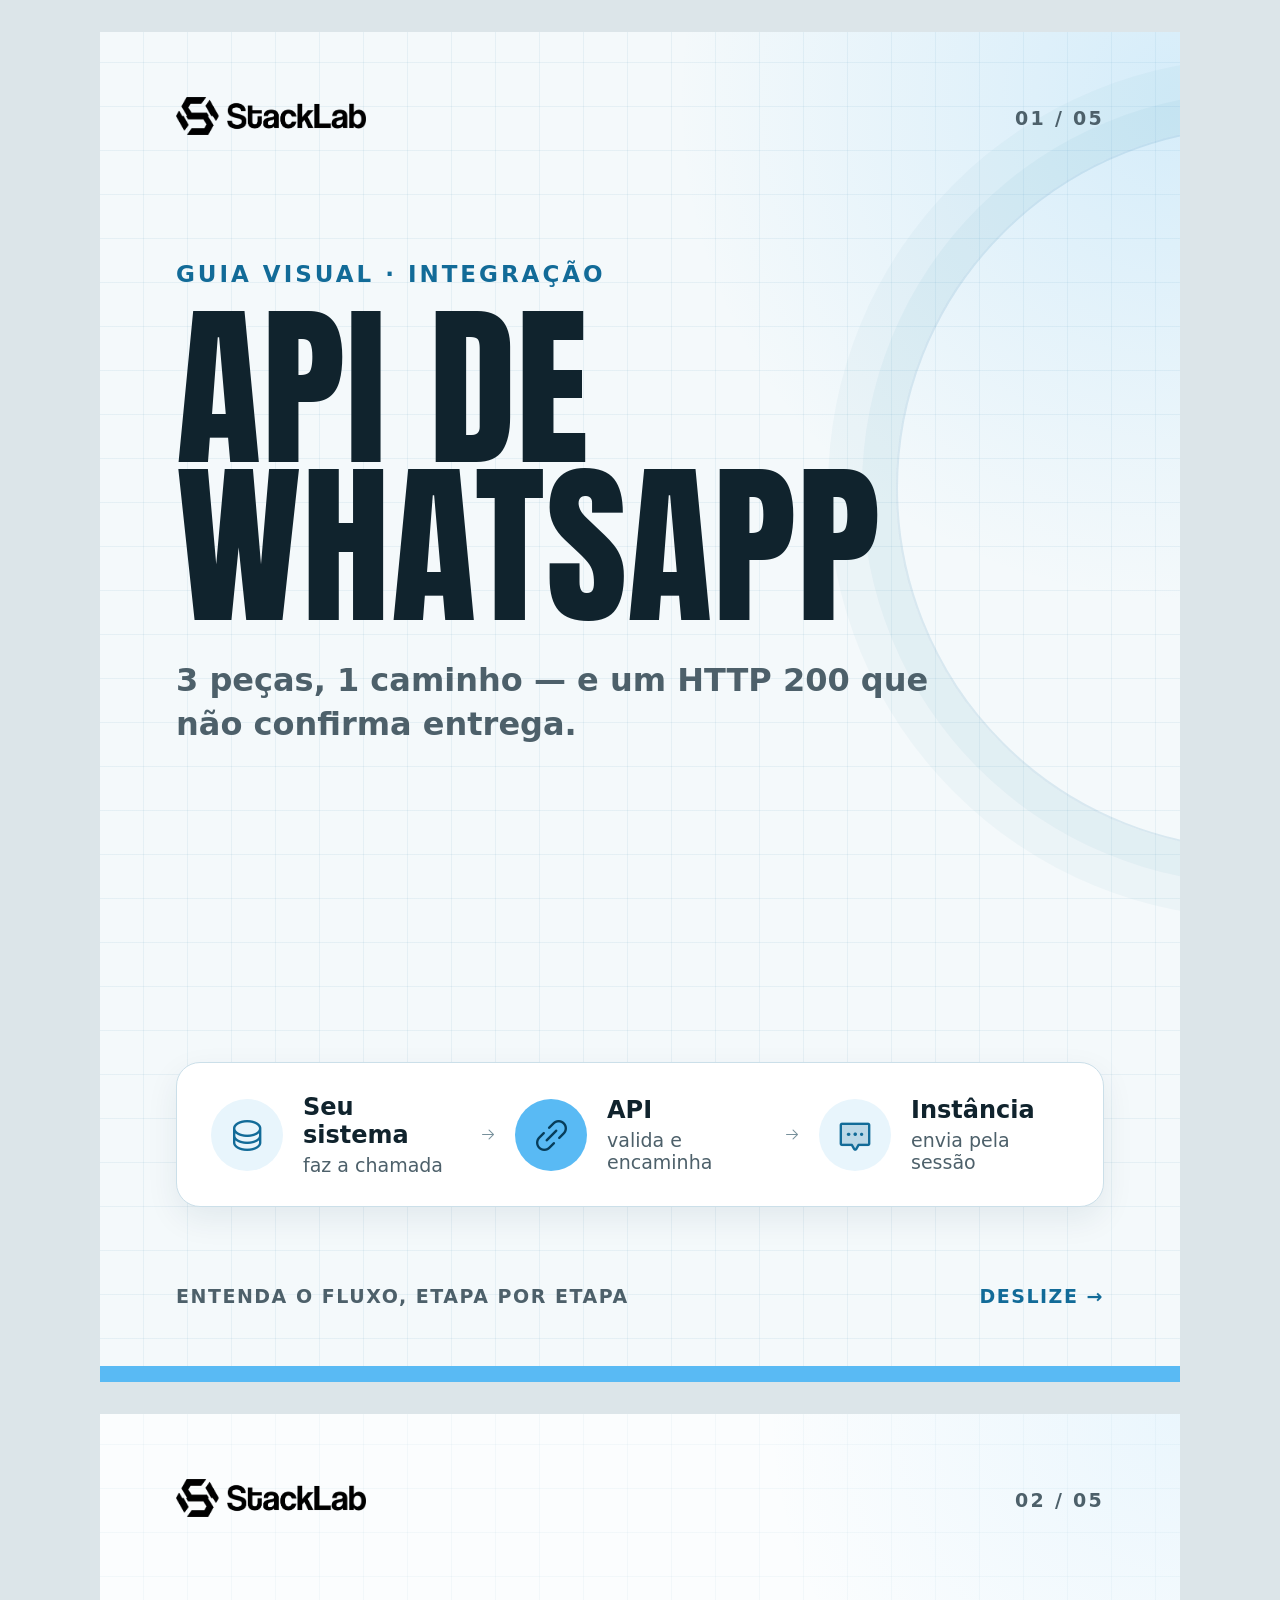
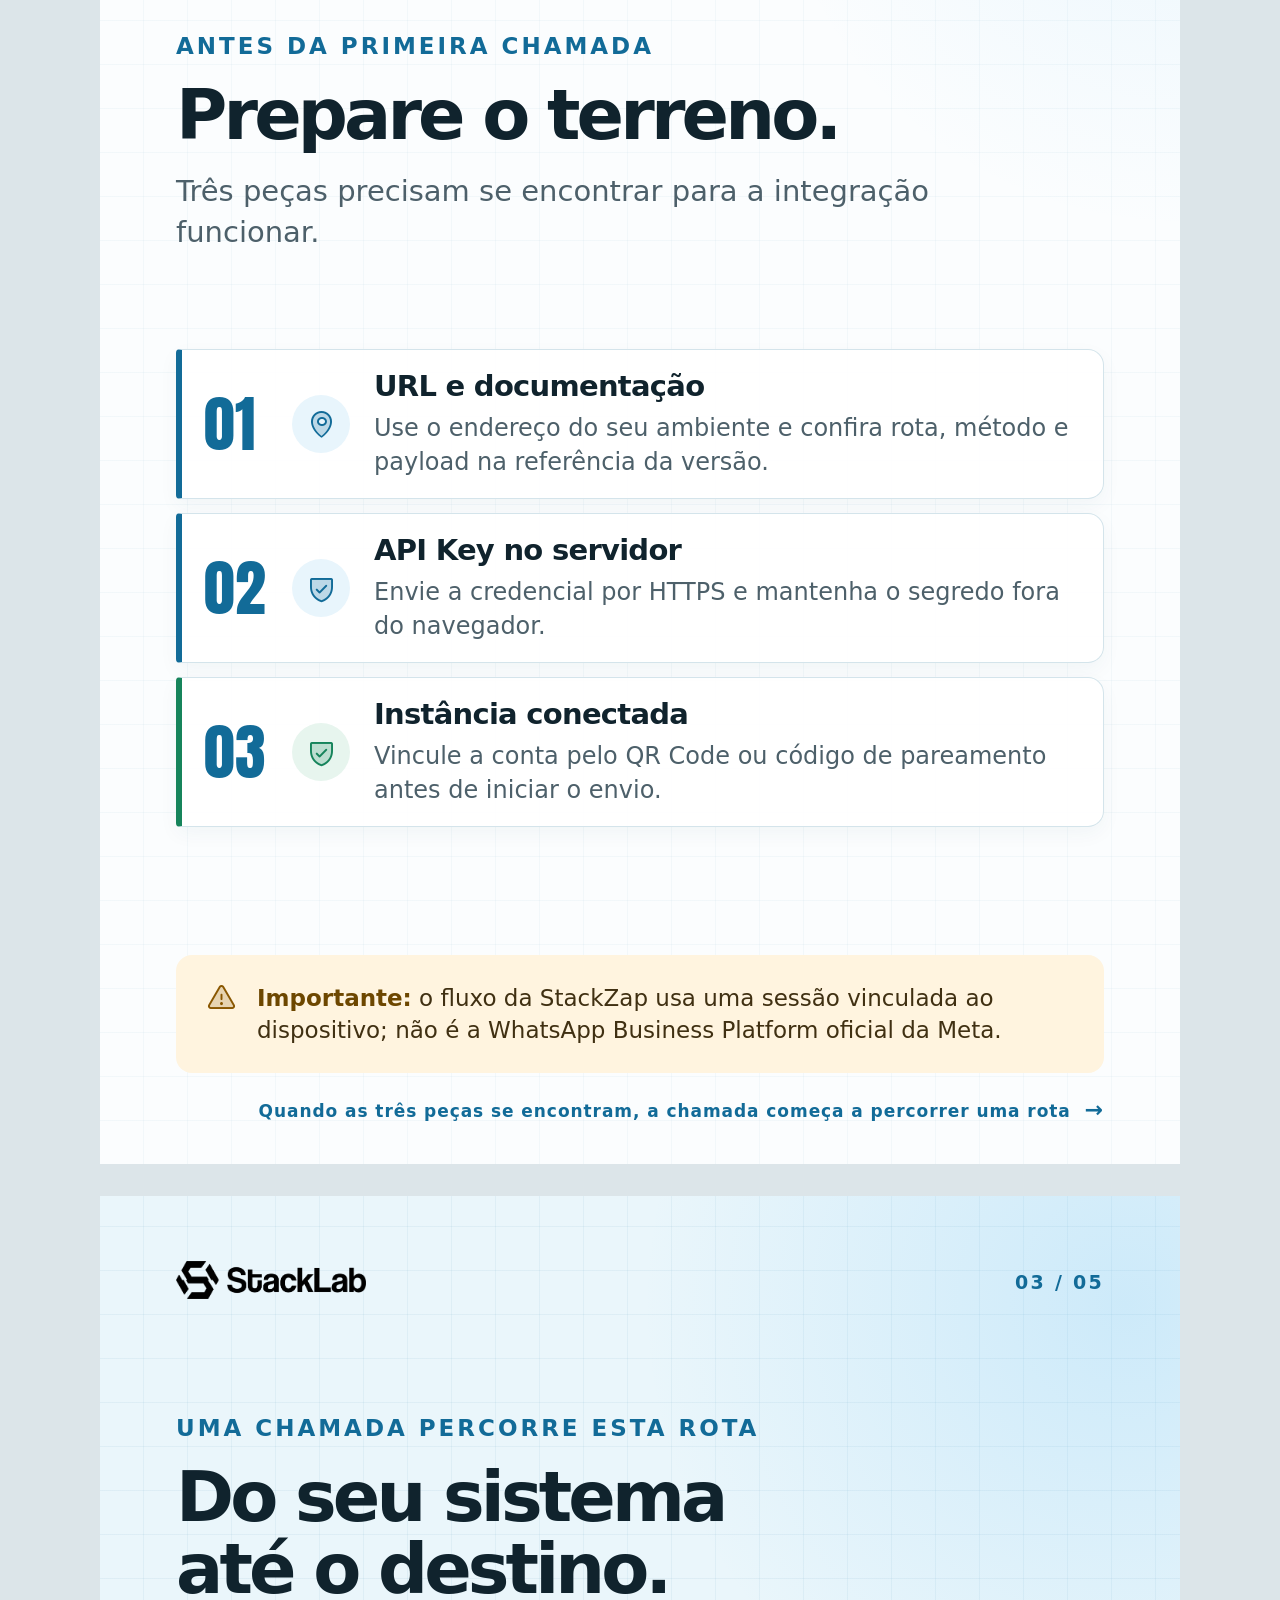
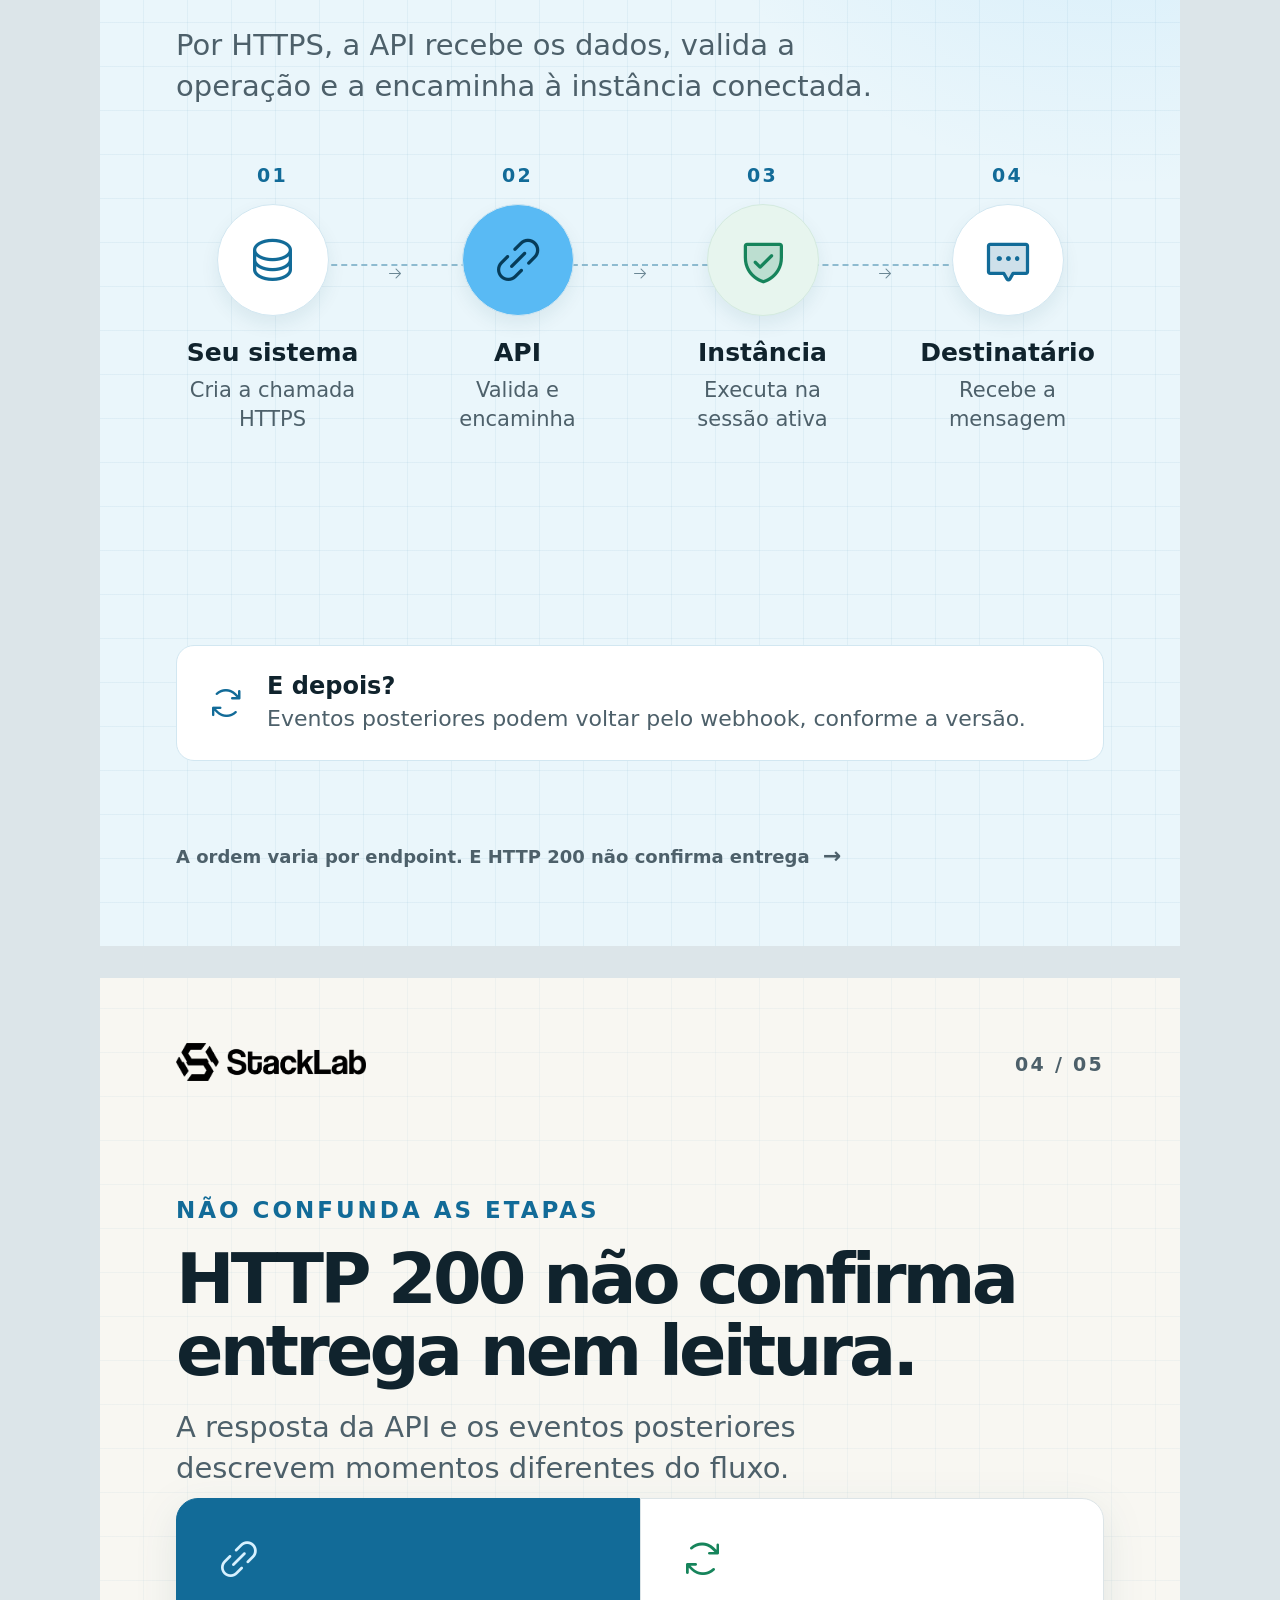
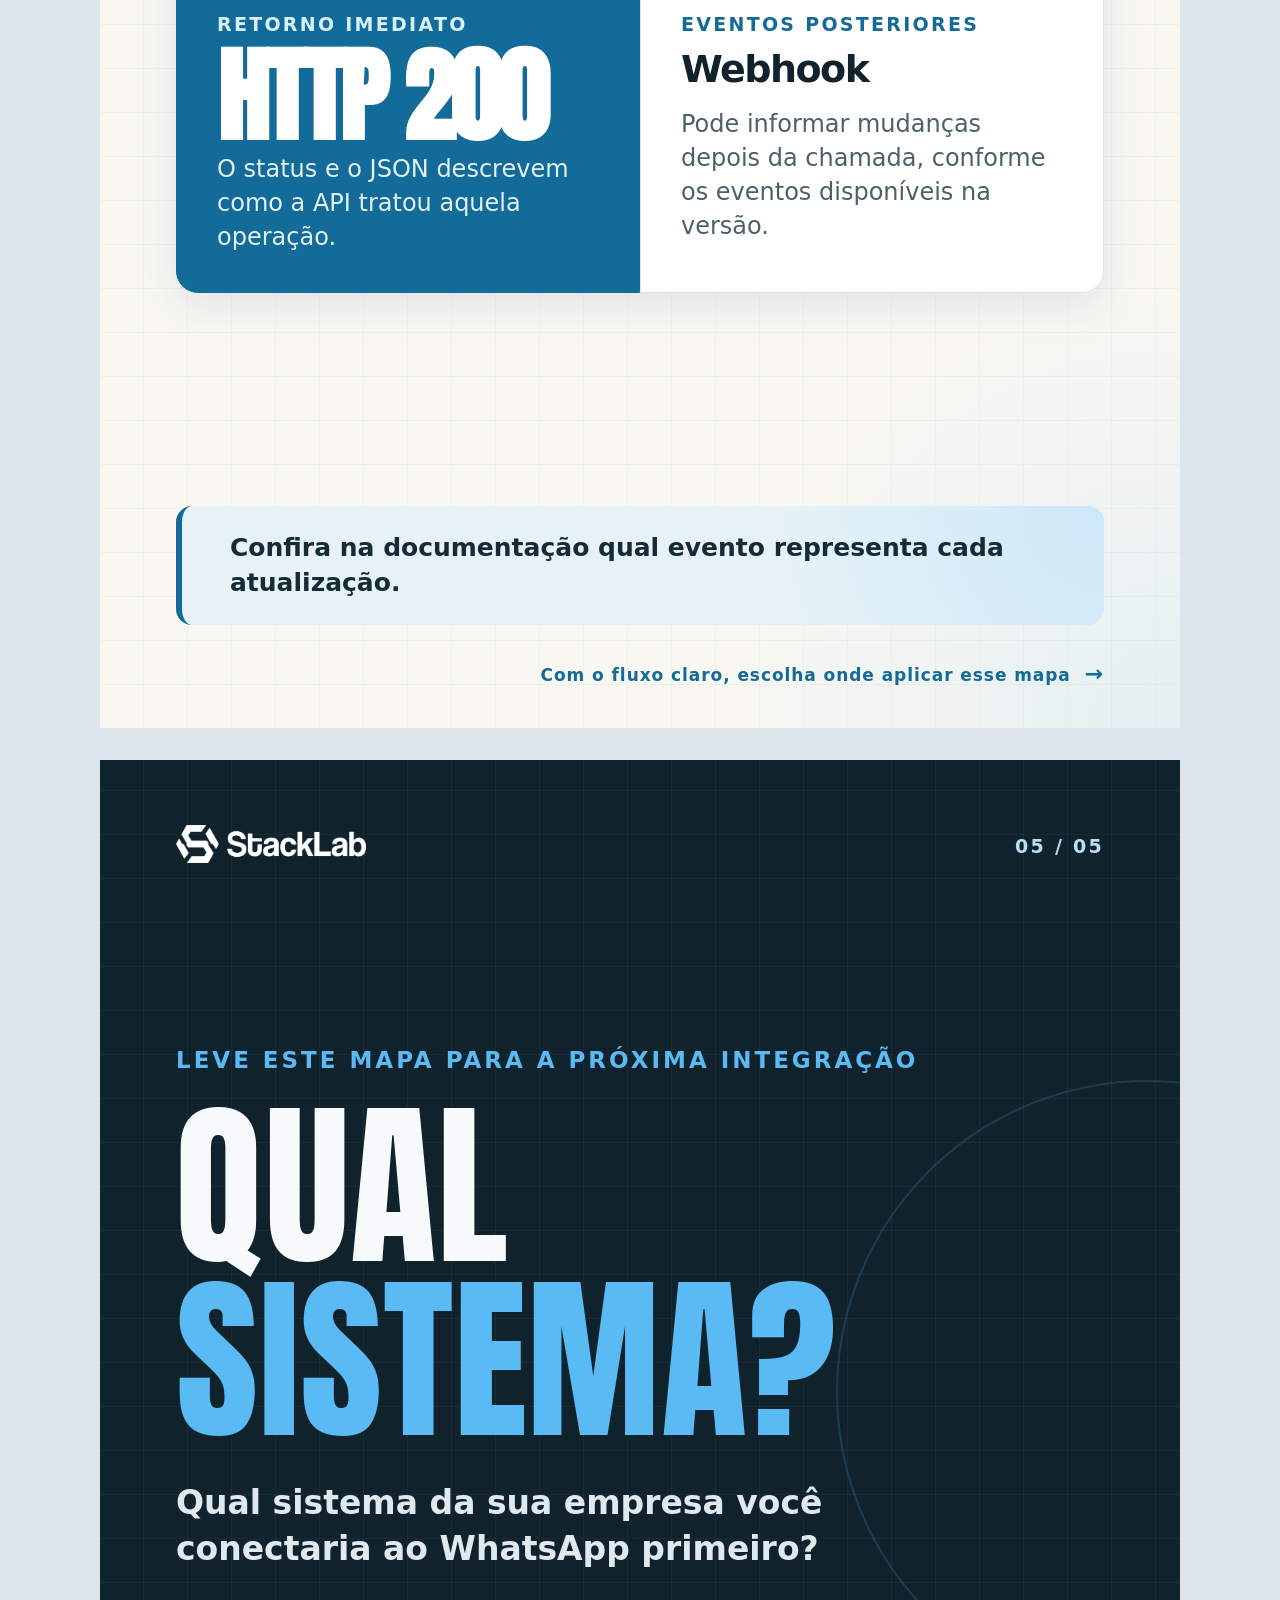
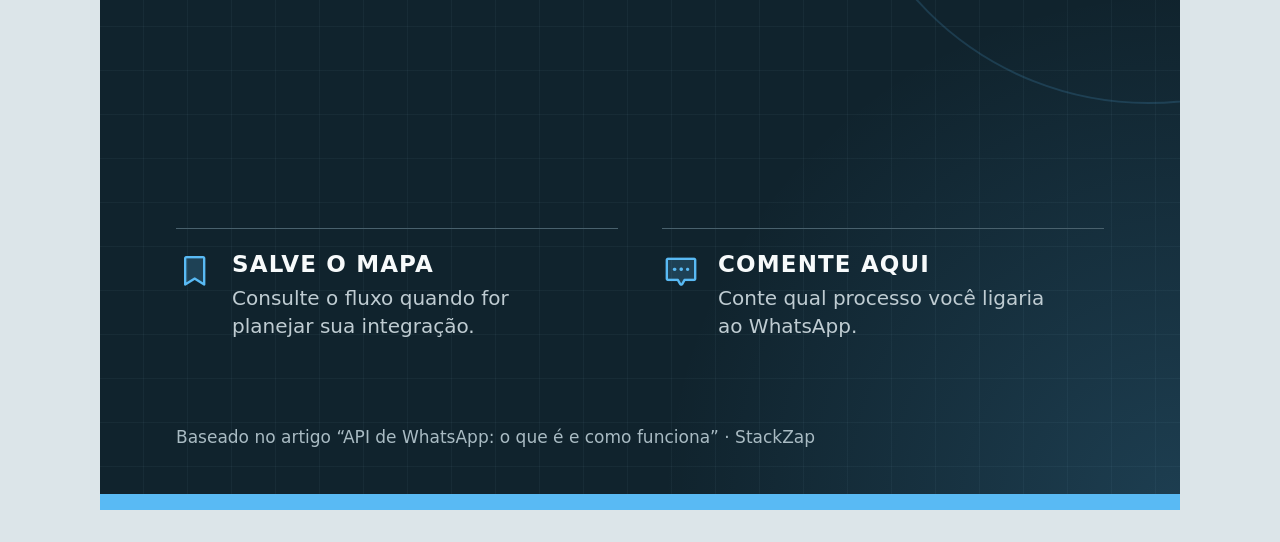
<file: examples/stacklab-api-explainer/index.html>
<!doctype html>
<html lang="pt-BR">
<head>
<meta charset="utf-8">
<meta name="viewport" content="width=device-width,initial-scale=1">
<title>API de WhatsApp: como funciona — StackLab</title>
<link rel="stylesheet" href="assets/phosphor-icons.css">
<link rel="stylesheet" href="assets/display-title.css">
<style>
:root{
  --blue:#59baf4;
  --blue-deep:#126b98;
  --blue-pale:#e8f5fc;
  --ink:#10232d;
  --muted:#4d606a;
  --paper:#f7f8f6;
  --white:#fff;
  --line:#dce4e7;
  --green:#16845b;
  --amber:#8a5700;
  --amber-pale:#fff4df;
}
*{box-sizing:border-box}
body{margin:0;background:#dce5e9;color:var(--ink);font-family:system-ui,-apple-system,sans-serif}
.slides{display:grid;justify-content:center;gap:32px;padding:32px}
.slide{position:relative;width:1080px;height:1350px;overflow:hidden;background:var(--paper)}
.brand{position:absolute;z-index:2;top:62px;left:76px;width:190px;height:44px;object-fit:contain;object-position:left center;filter:brightness(0)}
.page-mark{position:absolute;z-index:2;top:75px;right:76px;color:var(--muted);font-size:19px;font-weight:800;letter-spacing:.12em}
.eyebrow{margin:0;color:var(--blue-deep);font-size:23px;font-weight:850;letter-spacing:.13em;line-height:1.25;text-transform:uppercase}
.icon{display:inline-flex;align-items:center;justify-content:center;line-height:1}
.icon.ph{font-size:1em}
.icon.ph-duotone{font-size:1em}
.cover{background:var(--paper)}
.cover:before{position:absolute;right:0;bottom:0;left:0;height:16px;background:var(--blue);content:""}
.cover-copy{position:absolute;top:228px;left:76px;z-index:1;width:850px}
.cover h1,.final h2{margin:20px 0 0;font-family:Anton,Impact,sans-serif;font-weight:400;letter-spacing:.005em}
.cover h1{font-size:176px;line-height:.9}
.cover h1 span,.final h2 span{display:block}
.cover .subhead{max-width:765px;margin:32px 0 0;color:var(--muted);font-size:32px;font-weight:650;line-height:1.38}
.cover-journey{position:absolute;right:76px;bottom:175px;left:76px;display:grid;grid-template-columns:1fr 54px 1fr 54px 1fr;align-items:center;padding:30px 34px;border:1px solid var(--line);border-radius:24px;background:var(--white)}
.journey-step{display:flex;align-items:center;gap:20px}
.journey-icon{display:grid;width:72px;height:72px;flex:0 0 72px;place-items:center;border-radius:50%;color:var(--blue-deep);background:var(--blue-pale);font-size:38px}
.journey-step.api .journey-icon{color:var(--ink);background:var(--blue)}
.journey-step strong{font-size:24px;font-weight:850}
.journey-step small{display:block;margin-top:5px;color:var(--muted);font-size:19px}
.journey-arrow{justify-self:center;color:#77909b;font-size:30px}
.cover-foot{position:absolute;right:76px;bottom:75px;left:76px;display:flex;justify-content:space-between;color:var(--muted);font-size:19px;font-weight:800;letter-spacing:.08em;text-transform:uppercase}
.cover-foot span:last-child{color:var(--blue-deep)}
.setup{background:var(--white)}
.setup-head{position:absolute;top:218px;right:76px;left:76px}
.setup-head h2,.flow-head h2,.signal-head h2{margin:18px 0 0;font-size:70px;font-weight:850;letter-spacing:-.055em;line-height:1.03}
.setup-head>p:last-child,.flow-head>p:last-child,.signal-head>p:last-child{max-width:780px;margin:20px 0 0;color:var(--muted);font-size:29px;line-height:1.42}
.requirements{position:absolute;top:535px;right:76px;left:76px}
.requirement{display:grid;grid-template-columns:88px 82px 1fr;align-items:center;min-height:164px;border-top:1px solid var(--line)}
.requirement:last-child{border-bottom:1px solid var(--line)}
.requirement .number{color:var(--blue-deep);font-family:Anton,Impact,sans-serif;font-size:58px;line-height:1}
.requirement .icon-wrap{display:grid;width:58px;height:58px;place-items:center;border-radius:50%;color:var(--blue-deep);background:var(--blue-pale);font-size:31px}
.requirement.state-positive .icon-wrap{color:var(--green);background:#e7f5ee}
.requirement h3{margin:0 0 8px;font-size:29px;font-weight:850;letter-spacing:-.025em}
.requirement p{max-width:730px;margin:0;color:var(--muted);font-size:24px;line-height:1.42}
.setup-foot{position:absolute;right:76px;bottom:86px;left:76px;display:flex;align-items:flex-start;gap:20px;padding:27px 30px;border-radius:16px;color:#403012;background:var(--amber-pale);font-size:23px;line-height:1.4}
.setup-foot .icon{flex:0 0 auto;color:var(--amber);font-size:31px}
.setup-foot strong{color:#6d4700}
.flow{background:var(--blue-pale)}
.flow .page-mark{color:var(--blue-deep)}
.flow-head{position:absolute;top:218px;left:76px;right:76px}
.flow-head .eyebrow{color:var(--blue-deep)}
.flow-head h2{max-width:800px}
.flow-head>p:last-child{max-width:740px}
.flow-track{position:absolute;top:568px;right:76px;left:76px;display:grid;grid-template-columns:1fr 52px 1fr 52px 1fr 52px 1fr;align-items:start}
.flow-node{text-align:center}
.flow-index{display:block;margin-bottom:18px;color:var(--blue-deep);font-size:19px;font-weight:850;letter-spacing:.12em}
.flow-icon{display:grid;width:112px;height:112px;margin:0 auto 22px;place-items:center;border:1px solid #d2e7f1;border-radius:50%;color:var(--blue-deep);background:var(--white);font-size:52px}
.flow-node.api .flow-icon{color:var(--ink);background:var(--blue)}
.flow-node.instance .flow-icon{color:var(--green);background:#e7f5ee;border-color:#d4eadf}
.flow-node h3{margin:0 0 9px;font-size:25px;font-weight:850}
.flow-node p{max-width:190px;margin:0 auto;color:var(--muted);font-size:21px;line-height:1.4}
.flow-arrow{align-self:start;justify-self:center;margin-top:102px;color:#6b8794;font-size:30px}
.webhook-note{position:absolute;right:76px;bottom:185px;left:76px;display:flex;align-items:center;gap:22px;padding:26px 30px;border:1px solid #d2e7f1;border-radius:18px;background:var(--white)}
.webhook-note .icon{color:var(--blue-deep);font-size:38px}
.webhook-note strong{display:block;margin-bottom:4px;font-size:24px}
.webhook-note p{margin:0;color:var(--muted);font-size:22px;line-height:1.35}
.flow-foot{position:absolute;bottom:78px;left:76px;color:var(--muted);font-size:18px;font-weight:750}
.signal{background:var(--paper)}
.signal-head{position:absolute;top:218px;right:76px;left:76px}
.signal-head h2{max-width:850px}
.signal-head>p:last-child{max-width:780px}
.signal-panels{position:absolute;top:520px;right:76px;left:76px;display:grid;grid-template-columns:1fr 1fr;gap:26px}
.signal-panel{min-height:390px;padding:38px 40px;border:1px solid var(--line);border-radius:22px;background:var(--white)}
.signal-panel.response{background:var(--blue-pale);border-color:#d2e7f1}
.signal-panel .icon{margin-bottom:32px;color:var(--blue-deep);font-size:44px}
.signal-panel .label{margin:0 0 12px;color:var(--blue-deep);font-size:19px;font-weight:850;letter-spacing:.12em;text-transform:uppercase}
.signal-panel h3{margin:0 0 16px;font-size:38px;font-weight:850;letter-spacing:-.04em}
.signal-panel .http-code{margin:0 0 6px;color:var(--blue-deep);font-family:Anton,Impact,sans-serif;font-size:104px;line-height:.95}
.signal-panel p:last-child{max-width:390px;margin:0;color:var(--muted);font-size:24px;line-height:1.42}
.signal-note{position:absolute;right:76px;bottom:103px;left:76px;display:flex;align-items:center;gap:18px;padding:25px 30px;border-radius:16px;color:#172b35;background:#e6f2f8;font-size:25px;font-weight:780;line-height:1.38}
.signal-note .icon{flex:0 0 auto;color:var(--blue-deep);font-size:32px}
.final{color:#f7fafb;background:var(--ink)}
.final .brand{filter:brightness(0) invert(1)}
.final .page-mark{color:#b8dff3}
.final:after{position:absolute;right:0;bottom:0;left:0;height:16px;background:var(--blue);content:""}
.final-copy{position:absolute;top:286px;left:76px;right:76px}
.final .eyebrow{color:var(--blue)}
.final h2{margin-top:24px;font-size:178px;line-height:.98}
.final h2 span{color:var(--blue)}
.final-question{max-width:820px;margin:32px 0 0;color:#e0e9ed;font-size:33px;font-weight:650;line-height:1.4}
.actions{position:absolute;right:76px;bottom:170px;left:76px;display:grid;grid-template-columns:1fr 1fr;gap:44px}
.action{display:flex;align-items:flex-start;gap:18px;padding-top:22px;border-top:1px solid #49616d}
.action .icon{color:var(--blue);font-size:38px}
.action strong{display:block;font-size:23px;font-weight:850;letter-spacing:.05em;text-transform:uppercase}
.action small{display:block;max-width:350px;margin-top:7px;color:#bfccd2;font-size:20px;line-height:1.4}
.final-source{position:absolute;bottom:63px;left:76px;color:#a9bbc3;font-size:17px}
body.render-one{width:1080px;height:1350px;overflow:hidden}
body.render-one .slides{display:block;padding:0}
body.render-one .slide{display:none}
body.render-one .slide.active{display:block}
/* Proposta visual: blueprint leve, com caminhos e marcações de integração. */
.slide{background-image:repeating-linear-gradient(0deg,transparent 0 43px,rgba(18,107,152,.055) 43px 44px),repeating-linear-gradient(90deg,transparent 0 43px,rgba(18,107,152,.055) 43px 44px)}
.cover{background-color:#f4f9fb;background-image:radial-gradient(circle at 100% 5%,rgba(89,186,244,.2),transparent 30%),repeating-linear-gradient(0deg,transparent 0 43px,rgba(18,107,152,.065) 43px 44px),repeating-linear-gradient(90deg,transparent 0 43px,rgba(18,107,152,.065) 43px 44px)}
.cover:after{position:absolute;top:94px;right:-440px;width:720px;height:720px;border:2px solid rgba(18,107,152,.12);border-radius:50%;box-shadow:0 0 0 34px rgba(18,107,152,.045),0 0 0 68px rgba(18,107,152,.035);content:"";pointer-events:none}
.cover-journey{z-index:1;border-color:#cbdfe9;box-shadow:0 12px 32px rgba(16,57,75,.08)}
.journey-step.api .journey-icon{color:#073d5a;background:var(--blue)}
.setup{background-color:#fbfdfe;background-image:radial-gradient(circle at 100% 0,rgba(89,186,244,.1),transparent 24%),repeating-linear-gradient(0deg,transparent 0 43px,rgba(18,107,152,.04) 43px 44px),repeating-linear-gradient(90deg,transparent 0 43px,rgba(18,107,152,.04) 43px 44px)}
.requirements{display:grid;gap:14px}
.requirement{min-height:150px;padding:18px 22px;border:1px solid #d4e4eb;border-left:6px solid var(--blue-deep);border-radius:4px 16px 16px 4px;background:rgba(255,255,255,.92);box-shadow:0 7px 20px rgba(20,70,90,.045)}
.requirement:last-child{border-bottom:1px solid #d4e4eb}
.requirement.state-positive{border-left-color:var(--green)}
.requirement .number{font-size:62px}
.flow{background-color:#eaf6fb;background-image:radial-gradient(circle at 95% 8%,rgba(89,186,244,.2),transparent 30%),repeating-linear-gradient(0deg,transparent 0 43px,rgba(18,107,152,.06) 43px 44px),repeating-linear-gradient(90deg,transparent 0 43px,rgba(18,107,152,.06) 43px 44px)}
.flow-track{isolation:isolate}
.flow-track:before{position:absolute;z-index:-1;top:164px;right:7%;left:7%;border-top:2px dashed #8ebbd0;content:""}
.flow-icon{box-shadow:0 8px 18px rgba(18,73,94,.08)}
.flow-node.api .flow-icon{color:#063c59;background:var(--blue)}
.signal{background-color:#f8f7f2;background-image:radial-gradient(circle at 100% 100%,rgba(89,186,244,.12),transparent 25%),repeating-linear-gradient(0deg,transparent 0 43px,rgba(18,107,152,.045) 43px 44px),repeating-linear-gradient(90deg,transparent 0 43px,rgba(18,107,152,.045) 43px 44px)}
.signal-panels{gap:0;filter:drop-shadow(0 12px 20px rgba(16,57,75,.09))}
.signal-panel{min-height:390px;border-radius:0 22px 22px 0}
.signal-panel.response{border-color:#126b98;border-radius:22px 0 0 22px;color:#f7fbfd;background:#126b98}
.signal-panel.response .icon,.signal-panel.response .label,.signal-panel.response h3{color:#d7f1ff}
.signal-panel.response .http-code{color:#fff}
.signal-panel.response p:last-child{color:#e4f2f8}
.signal-panel:not(.response) .icon{color:var(--green)}
.signal-note{border-left:6px solid var(--blue-deep);background-color:#e6f2f8;background-image:radial-gradient(circle at 100% 0,rgba(89,186,244,.18),transparent 35%)}
.final{background-color:#10232d;background-image:radial-gradient(circle at 100% 100%,rgba(89,186,244,.18),transparent 30%),repeating-linear-gradient(0deg,transparent 0 43px,rgba(178,224,246,.045) 43px 44px),repeating-linear-gradient(90deg,transparent 0 43px,rgba(178,224,246,.045) 43px 44px)}
.final:before{position:absolute;top:320px;right:-280px;width:620px;height:620px;border:2px solid rgba(89,186,244,.17);border-radius:50%;content:"";pointer-events:none}
.actions{z-index:1}
.setup-teaser,.signal-teaser{position:absolute;right:76px;bottom:42px;left:76px;color:var(--blue-deep);font-size:17px;font-weight:850;letter-spacing:.055em;text-align:right}
.setup-teaser span,.signal-teaser span,.flow-foot span{padding-left:7px;font-size:22px}
.setup .setup-foot{bottom:91px}
.flow-foot{font-size:18px}
.signal-teaser{bottom:42px}
.flow-track:before{top:100px}
</style>
</head>
<body>
<main class="slides">
  <section class="slide cover" data-slide="1">
    <img class="brand" src="assets/stacklab-logo.png" alt="StackLab">
    <div class="page-mark">01 / 05</div>
    <div class="cover-copy">
      <p class="eyebrow">Guia visual · integração</p>
      <h1><span>API DE</span><span>WHATSAPP</span></h1>
      <p class="subhead">3 peças, 1 caminho — e um HTTP 200 que não confirma entrega.</p>
    </div>
    <div class="cover-journey" aria-label="Resumo do caminho: seu sistema, API e instância">
      <div class="journey-step">
        <span class="journey-icon"><i class="icon ph ph-database" aria-hidden="true"></i></span>
        <span><strong>Seu sistema</strong><small>faz a chamada</small></span>
      </div>
      <i class="journey-arrow icon ph ph-arrow-right" aria-hidden="true"></i>
      <div class="journey-step api">
        <span class="journey-icon"><i class="icon ph ph-link-simple" aria-hidden="true"></i></span>
        <span><strong>API</strong><small>valida e encaminha</small></span>
      </div>
      <i class="journey-arrow icon ph ph-arrow-right" aria-hidden="true"></i>
      <div class="journey-step">
        <span class="journey-icon"><i class="icon ph-duotone ph-chat-centered-dots" aria-hidden="true"></i></span>
        <span><strong>Instância</strong><small>envia pela sessão</small></span>
      </div>
    </div>
    <div class="cover-foot"><span>Entenda o fluxo, etapa por etapa</span><span>Deslize →</span></div>
  </section>
  <section class="slide setup" data-slide="2">
    <img class="brand" src="assets/stacklab-logo.png" alt="StackLab">
    <div class="page-mark">02 / 05</div>
    <div class="setup-head">
      <p class="eyebrow">Antes da primeira chamada</p>
      <h2>Prepare o terreno.</h2>
      <p>Três peças precisam se encontrar para a integração funcionar.</p>
    </div>
    <div class="requirements">
      <article class="requirement">
        <span class="number">01</span>
        <span class="icon-wrap"><i class="icon ph-duotone ph-map-pin" aria-hidden="true"></i></span>
        <div><h3>URL e documentação</h3><p>Use o endereço do seu ambiente e confira rota, método e payload na referência da versão.</p></div>
      </article>
      <article class="requirement">
        <span class="number">02</span>
        <span class="icon-wrap"><i class="icon ph-duotone ph-shield-check" aria-hidden="true"></i></span>
        <div><h3>API Key no servidor</h3><p>Envie a credencial por HTTPS e mantenha o segredo fora do navegador.</p></div>
      </article>
      <article class="requirement state-positive">
        <span class="number">03</span>
        <span class="icon-wrap"><i class="icon ph-duotone ph-shield-check" aria-hidden="true"></i></span>
        <div><h3>Instância conectada</h3><p>Vincule a conta pelo QR Code ou código de pareamento antes de iniciar o envio.</p></div>
      </article>
    </div>
    <div class="setup-foot"><i class="icon ph-duotone ph-warning" aria-hidden="true"></i><span><strong>Importante:</strong> o fluxo da StackZap usa uma sessão vinculada ao dispositivo; não é a WhatsApp Business Platform oficial da Meta.</span></div>
    <div class="setup-teaser">Quando as três peças se encontram, a chamada começa a percorrer uma rota <span>→</span></div>
  </section>
  <section class="slide flow" data-slide="3">
    <img class="brand" src="assets/stacklab-logo.png" alt="StackLab">
    <div class="page-mark">03 / 05</div>
    <div class="flow-head">
      <p class="eyebrow">Uma chamada percorre esta rota</p>
      <h2>Do seu sistema<br>até o destino.</h2>
      <p>Por HTTPS, a API recebe os dados, valida a operação e a encaminha à instância conectada.</p>
    </div>
    <div class="flow-track">
      <article class="flow-node">
        <span class="flow-index">01</span>
        <span class="flow-icon"><i class="icon ph ph-database" aria-hidden="true"></i></span>
        <h3>Seu sistema</h3><p>Cria a chamada HTTPS</p>
      </article>
      <i class="flow-arrow icon ph ph-arrow-right" aria-hidden="true"></i>
      <article class="flow-node api">
        <span class="flow-index">02</span>
        <span class="flow-icon"><i class="icon ph ph-link-simple" aria-hidden="true"></i></span>
        <h3>API</h3><p>Valida e encaminha</p>
      </article>
      <i class="flow-arrow icon ph ph-arrow-right" aria-hidden="true"></i>
      <article class="flow-node instance">
        <span class="flow-index">03</span>
        <span class="flow-icon"><i class="icon ph-duotone ph-shield-check" aria-hidden="true"></i></span>
        <h3>Instância</h3><p>Executa na sessão ativa</p>
      </article>
      <i class="flow-arrow icon ph ph-arrow-right" aria-hidden="true"></i>
      <article class="flow-node">
        <span class="flow-index">04</span>
        <span class="flow-icon"><i class="icon ph-duotone ph-chat-centered-dots" aria-hidden="true"></i></span>
        <h3>Destinatário</h3><p>Recebe a mensagem</p>
      </article>
    </div>
    <div class="webhook-note">
      <i class="icon ph ph-arrows-clockwise" aria-hidden="true"></i>
      <span><strong>E depois?</strong><p>Eventos posteriores podem voltar pelo webhook, conforme a versão.</p></span>
    </div>
    <div class="flow-foot">A ordem varia por endpoint. E HTTP 200 não confirma entrega <span>→</span></div>
  </section>
  <section class="slide signal" data-slide="4">
    <img class="brand" src="assets/stacklab-logo.png" alt="StackLab">
    <div class="page-mark">04 / 05</div>
    <div class="signal-head">
      <p class="eyebrow">Não confunda as etapas</p>
      <h2>HTTP 200 não confirma<br>entrega nem leitura.</h2>
      <p>A resposta da API e os eventos posteriores descrevem momentos diferentes do fluxo.</p>
    </div>
    <div class="signal-panels">
      <article class="signal-panel response">
        <i class="icon ph ph-link-simple" aria-hidden="true"></i>
        <p class="label">Retorno imediato</p>
        <h3 class="http-code">HTTP 200</h3>
        <p>O status e o JSON descrevem como a API tratou aquela operação.</p>
      </article>
      <article class="signal-panel">
        <i class="icon ph ph-arrows-clockwise" aria-hidden="true"></i>
        <p class="label">Eventos posteriores</p>
        <h3>Webhook</h3>
        <p>Pode informar mudanças depois da chamada, conforme os eventos disponíveis na versão.</p>
      </article>
    </div>
    <div class="signal-note"><i class="icon ph-duotone ph-info" aria-hidden="true"></i><span>Confira na documentação qual evento representa cada atualização.</span></div>
    <div class="signal-teaser">Com o fluxo claro, escolha onde aplicar esse mapa <span>→</span></div>
  </section>
  <section class="slide final" data-slide="5">
    <img class="brand" src="assets/stacklab-logo.png" alt="StackLab">
    <div class="page-mark">05 / 05</div>
    <div class="final-copy">
      <p class="eyebrow">Leve este mapa para a próxima integração</p>
      <h2>QUAL<span>SISTEMA?</span></h2>
      <p class="final-question">Qual sistema da sua empresa você conectaria ao WhatsApp primeiro?</p>
    </div>
    <div class="actions">
      <div class="action"><i class="icon ph-duotone ph-bookmark-simple" aria-hidden="true"></i><span><strong>Salve o mapa</strong><small>Consulte o fluxo quando for planejar sua integração.</small></span></div>
      <div class="action"><i class="icon ph-duotone ph-chat-centered-dots" aria-hidden="true"></i><span><strong>Comente aqui</strong><small>Conte qual processo você ligaria ao WhatsApp.</small></span></div>
    </div>
    <div class="final-source">Baseado no artigo “API de WhatsApp: o que é e como funciona” · StackZap</div>
  </section>
</main>
<script>
const slideNumber = new URLSearchParams(location.search).get("slide");
if (slideNumber) {
  document.body.classList.add("render-one");
  document.querySelector('[data-slide="' + slideNumber + '"]')?.classList.add("active");
}
</script>
</body>
</html>
</file>
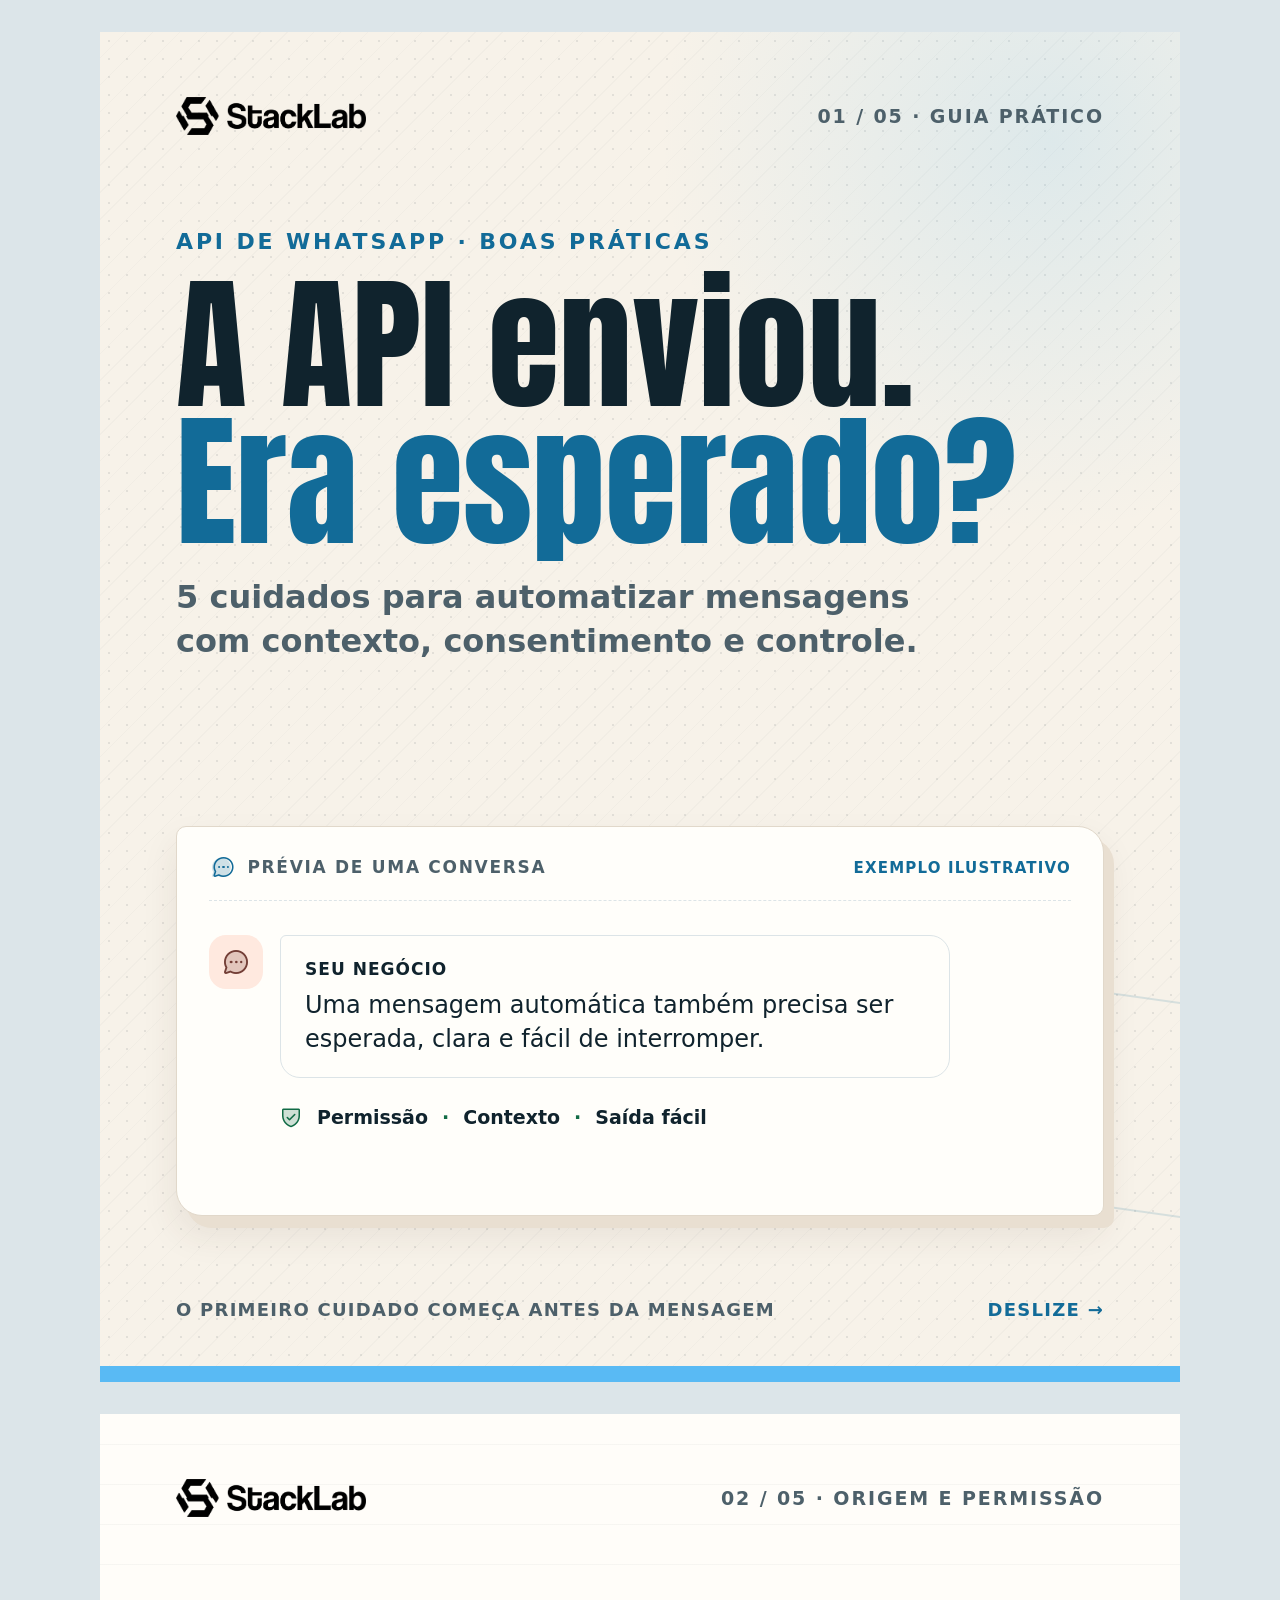
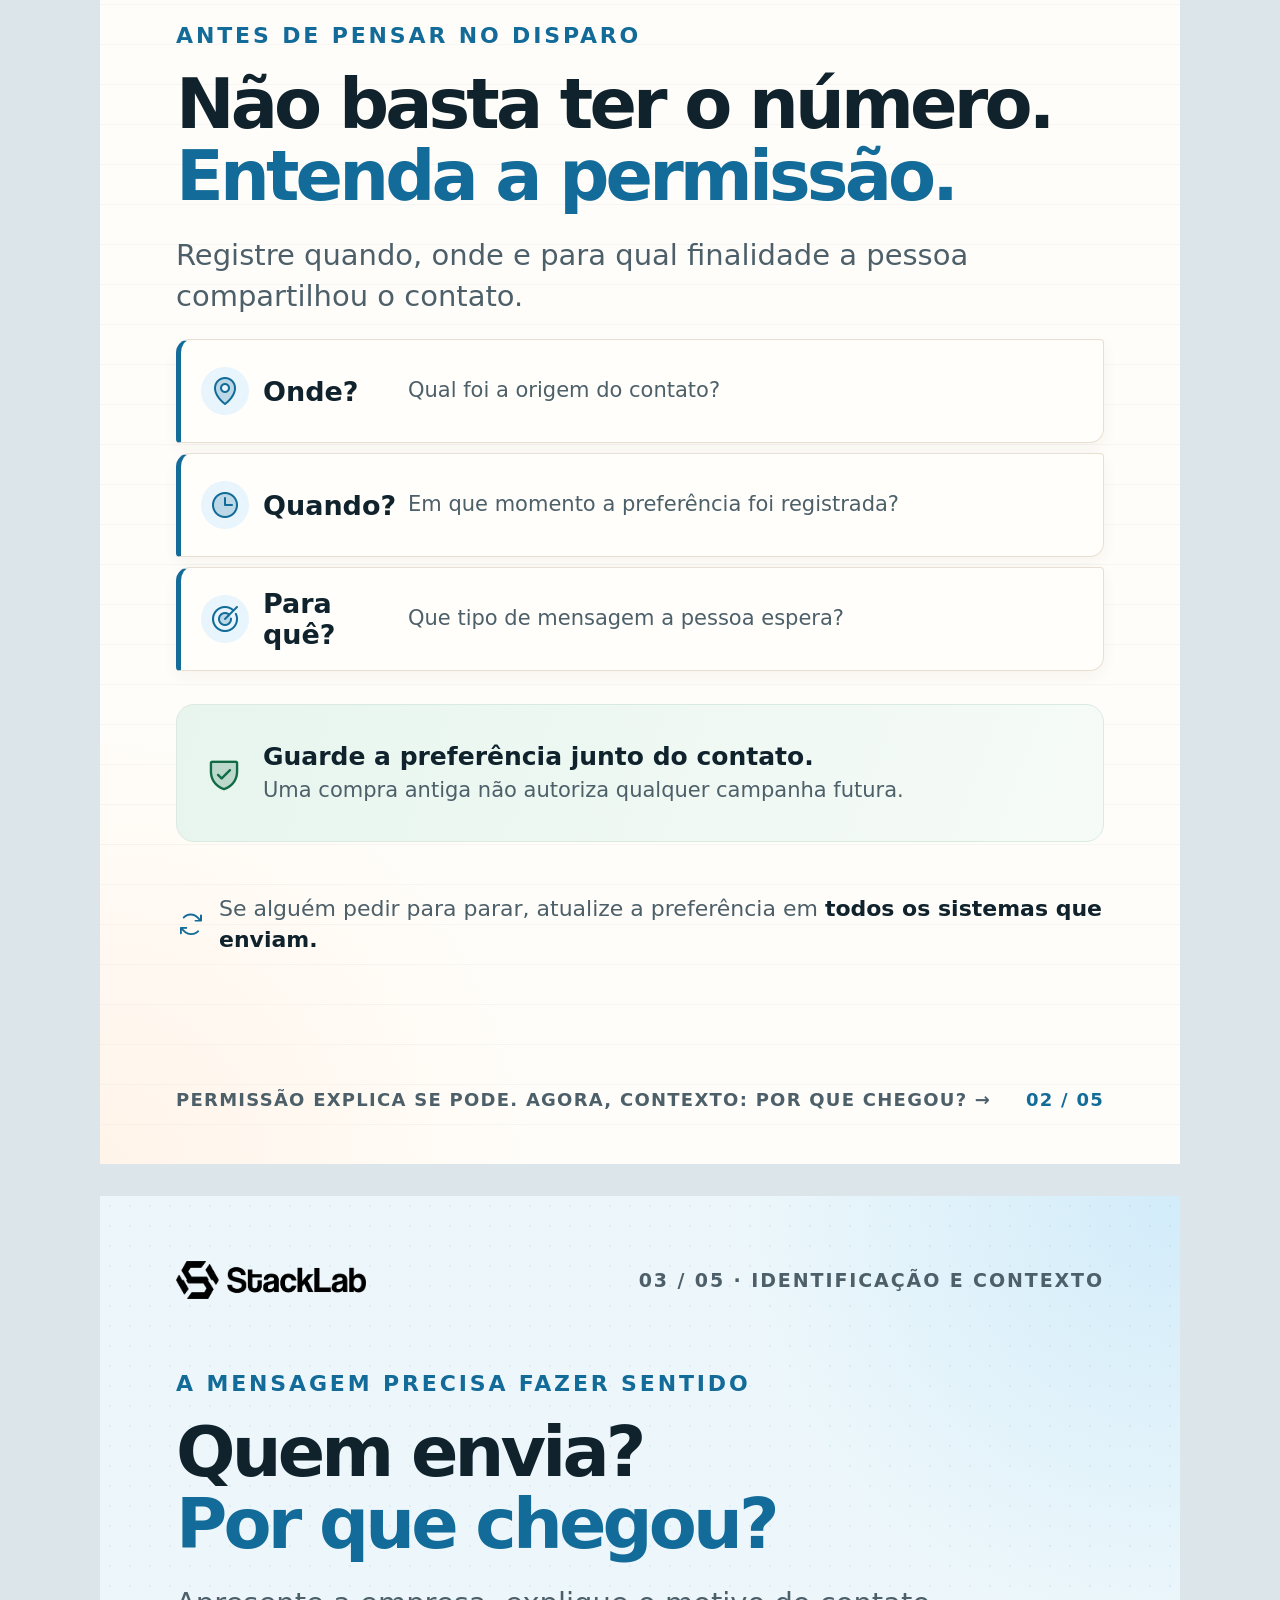
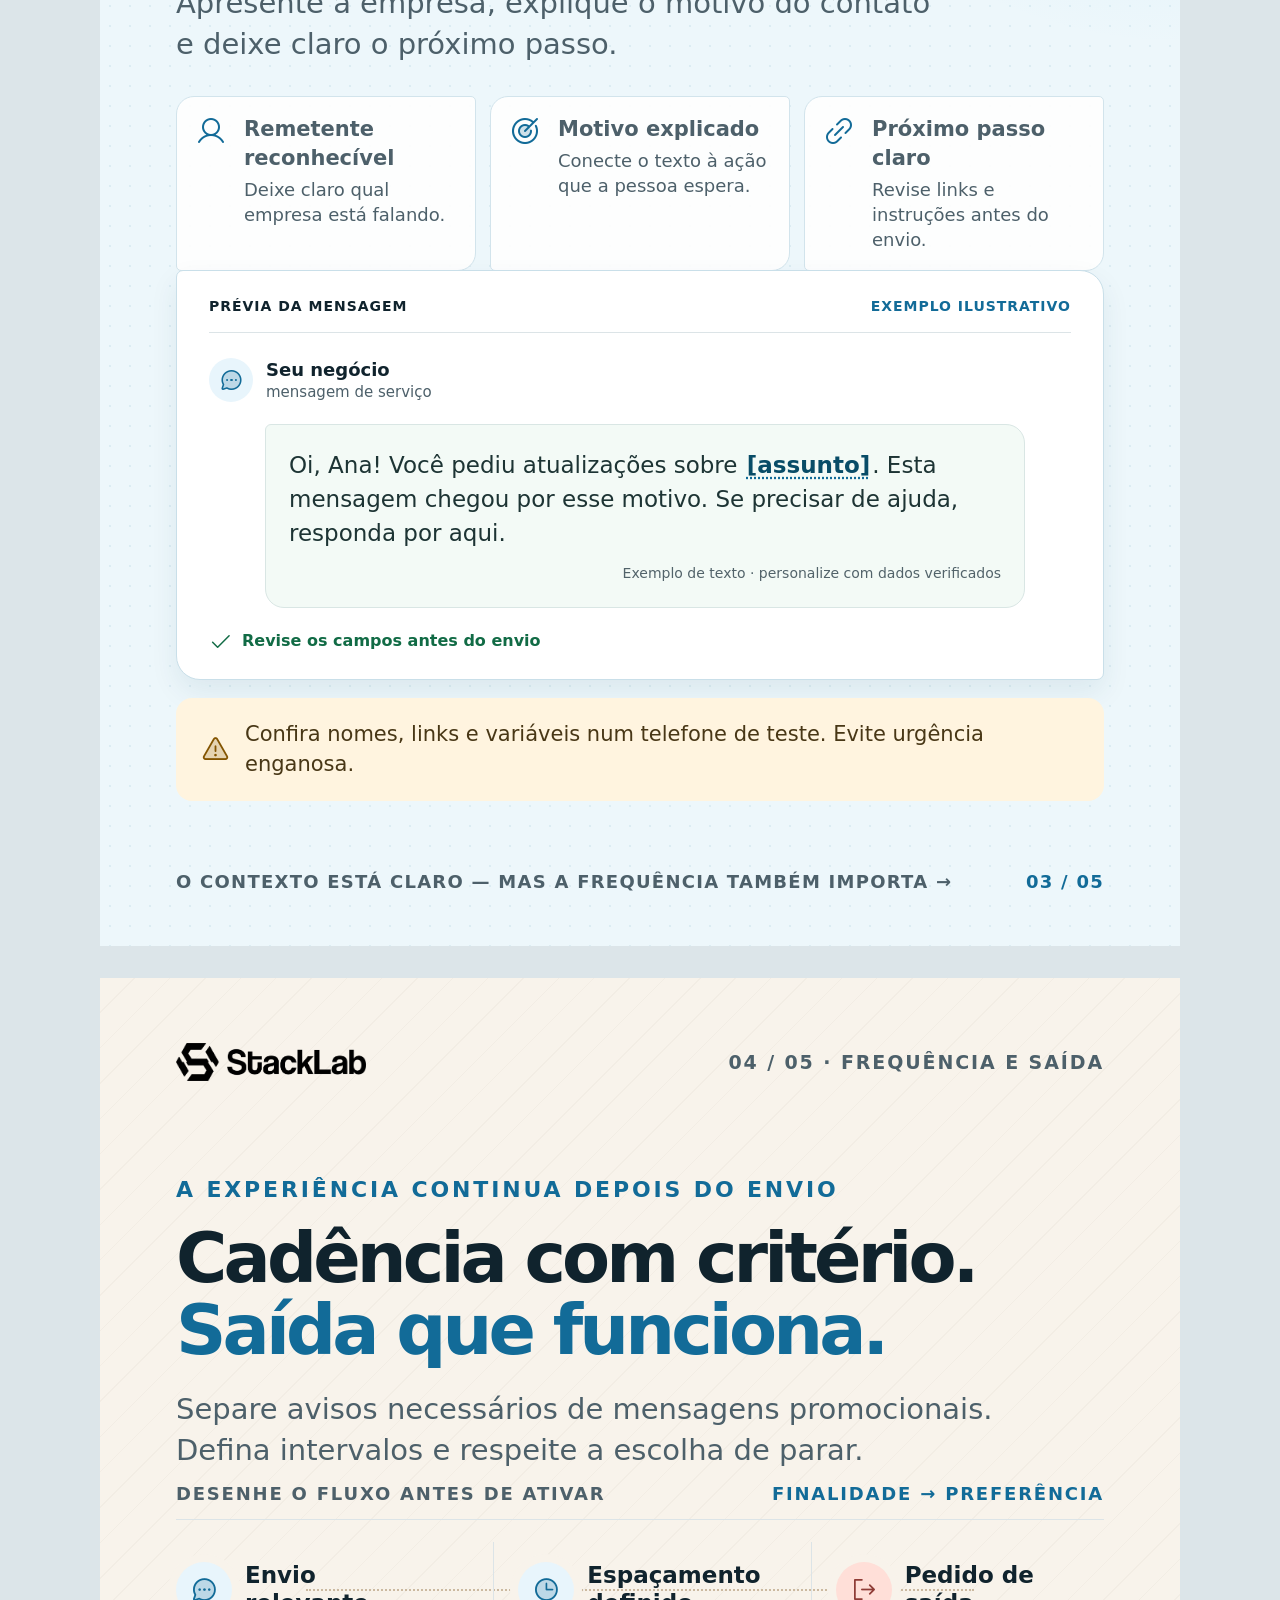
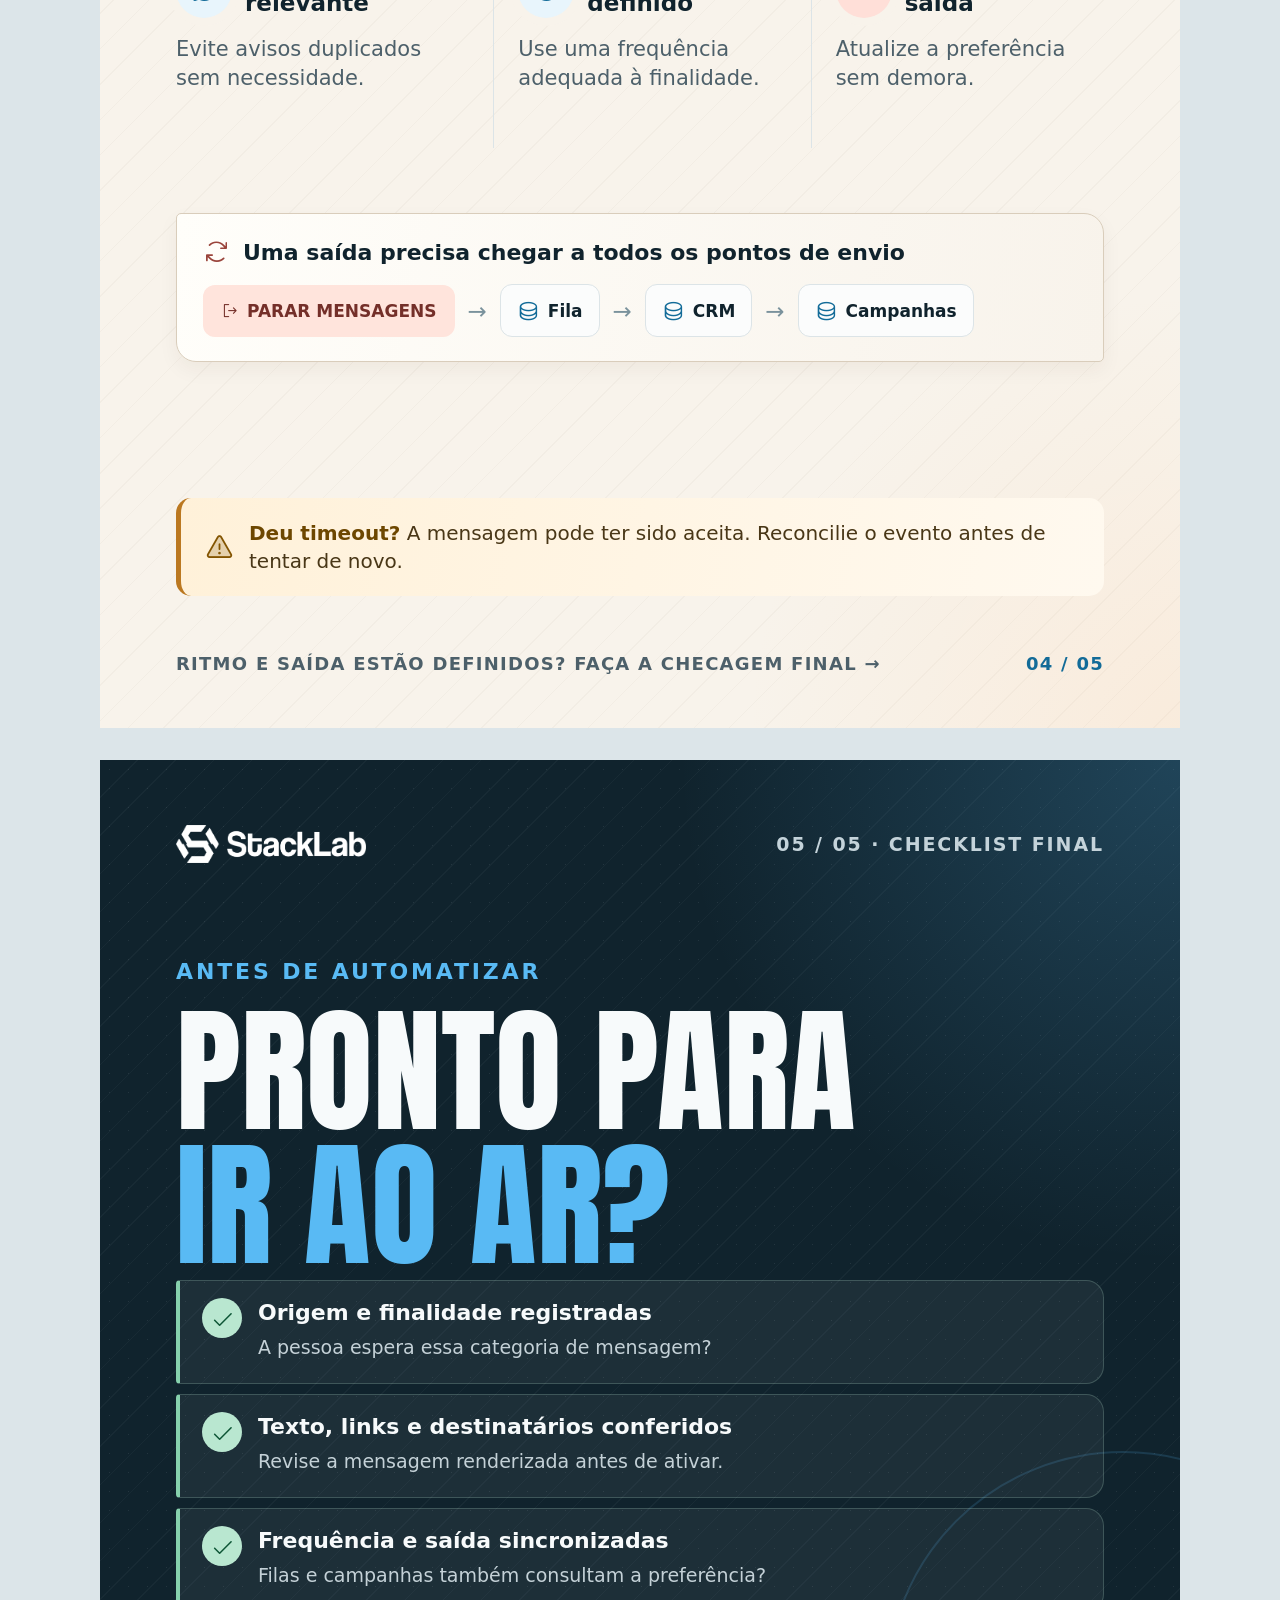
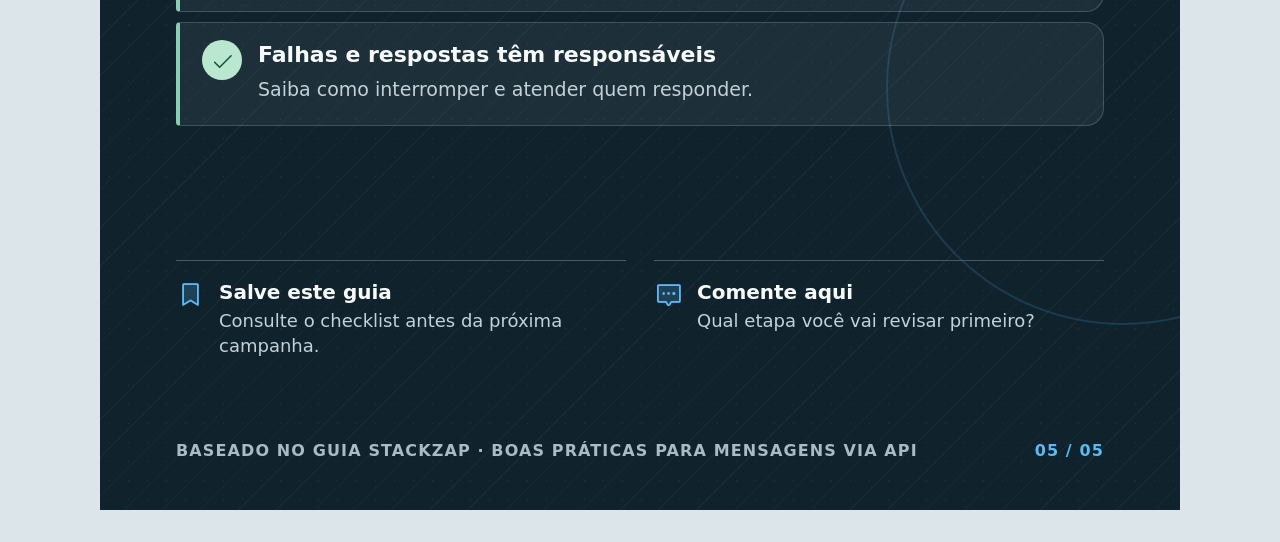
<file: examples/stacklab-whatsapp-api/index.html>
<!doctype html>
<html lang="pt-BR">
<head>
<meta charset="utf-8">
<meta name="viewport" content="width=device-width,initial-scale=1">
<title>Boas práticas para mensagens via API de WhatsApp — StackLab</title>
<link rel="stylesheet" href="assets/phosphor-icons.css">
<link rel="stylesheet" href="assets/display-title.css">
<style>
:root{
  --blue:#59baf4;
  --blue-deep:#126b98;
  --blue-pale:#e8f5fc;
  --ink:#10232d;
  --muted:#4d606a;
  --paper:#f7f8f6;
  --white:#fff;
  --line:#dce4e7;
  --green:#116b45;
  --green-pale:#e7f5ee;
  --amber:#835400;
  --amber-pale:#fff4df;
  --red:#9a443b;
  --red-pale:#fff0ed;
}
*{box-sizing:border-box}
body{margin:0;background:#dce5e9;color:var(--ink);font-family:system-ui,-apple-system,sans-serif}
.slides{display:grid;justify-content:center;gap:32px;padding:32px}
.slide{position:relative;width:1080px;height:1350px;overflow:hidden;background:var(--paper)}
.header{position:absolute;z-index:2;top:62px;right:76px;left:76px;display:flex;align-items:center;justify-content:space-between}
.brand-logo{display:block;width:190px;height:44px;object-fit:contain;object-position:left center;filter:brightness(0)}
.section-tag{color:var(--muted);font-size:19px;font-weight:800;letter-spacing:.1em;text-transform:uppercase}
.content{position:absolute;top:205px;right:76px;left:76px}
.eyebrow{margin:0 0 18px;color:var(--blue-deep);font-size:22px;font-weight:850;letter-spacing:.13em;line-height:1.25;text-transform:uppercase}
.title{margin:0;font-size:70px;font-weight:850;letter-spacing:-.055em;line-height:1.04}
.title em{color:var(--blue-deep);font-style:normal}
.lead{max-width:820px;margin:22px 0 0;color:var(--muted);font-size:29px;line-height:1.42}
.icon{display:inline-flex;align-items:center;justify-content:center;line-height:1}
.icon.ph{font-size:1em}
.icon.ph-duotone{font-size:1em}
.footer{position:absolute;right:76px;bottom:54px;left:76px;display:flex;align-items:center;justify-content:space-between;color:var(--muted);font-size:18px;font-weight:800;letter-spacing:.07em;text-transform:uppercase}
.footer .count{color:var(--blue-deep)}
.cover{background:var(--paper)}
.cover:after{position:absolute;right:0;bottom:0;left:0;height:16px;background:var(--blue);content:""}
.cover .content{top:196px;z-index:1;max-width:960px}
.cover .eyebrow{margin-bottom:20px}
.cover .title{font-family:Anton,Impact,sans-serif;font-size:146px;font-weight:400;letter-spacing:0;line-height:.94}
.cover .title span{display:block}
.cover .title em{color:var(--blue-deep)}
.cover .lead{max-width:760px;margin-top:25px;font-size:32px;font-weight:650;line-height:1.38}
.hero-art{position:absolute;right:76px;bottom:166px;left:76px;height:390px;padding:28px 32px;border:1px solid var(--line);border-radius:24px;background:var(--white)}
.hero-head{display:flex;align-items:center;justify-content:space-between;padding-bottom:20px;border-bottom:1px solid var(--line);color:var(--muted);font-size:17px;font-weight:800;letter-spacing:.1em;text-transform:uppercase}
.hero-head .icon{margin-right:10px;color:var(--blue-deep);font-size:25px;vertical-align:middle}
.example-label{color:var(--blue-deep);font-size:15px;letter-spacing:.08em}
.hero-message{display:flex;align-items:flex-start;gap:17px;margin-top:34px}
.avatar{display:grid;width:54px;height:54px;flex:0 0 54px;place-items:center;border-radius:17px;color:var(--blue-deep);background:var(--blue-pale);font-size:30px}
.bubble{max-width:670px;padding:21px 24px;border:1px solid var(--line);border-radius:6px 20px 20px 20px;color:var(--ink);background:#fbfcfc;font-size:24px;line-height:1.42}
.bubble strong{display:block;margin-bottom:7px;font-size:17px;letter-spacing:.06em}
.hero-points{display:flex;align-items:center;gap:14px;margin:27px 0 0 70px;color:var(--blue-deep);font-size:19px;font-weight:800}
.hero-points .icon{font-size:24px}
.hero-points span{color:var(--muted)}
.cover .footer{bottom:62px}
.permission{background:var(--white)}
.permission .content{top:208px}
.permission-grid{position:absolute;top:535px;right:76px;left:76px;display:grid;grid-template-columns:repeat(3,1fr);border-top:1px solid var(--line);border-bottom:1px solid var(--line)}
.permission-item{min-height:298px;padding:29px 25px 30px 0}
.permission-item+.permission-item{padding-left:26px;border-left:1px solid var(--line)}
.permission-item .icon-wrap{display:grid;width:62px;height:62px;margin-bottom:27px;place-items:center;border-radius:50%;color:var(--blue-deep);background:var(--blue-pale);font-size:32px}
.permission-item h3{margin:0 0 10px;font-size:30px;font-weight:850}
.permission-item p{max-width:250px;margin:0;color:var(--muted);font-size:23px;line-height:1.4}
.permission-summary{position:absolute;top:900px;right:76px;left:76px;display:flex;align-items:center;gap:20px;min-height:138px;padding:25px 28px;border-radius:18px;background:var(--blue-pale)}
.permission-summary .icon{flex:0 0 auto;color:var(--green);font-size:38px}
.permission-summary strong{display:block;margin-bottom:5px;font-size:25px}
.permission-summary span{color:var(--muted);font-size:21px;line-height:1.38}
.stop-note{position:absolute;top:1083px;right:76px;left:76px;display:flex;align-items:center;gap:13px;color:var(--muted);font-size:22px;line-height:1.4}
.stop-note .icon{flex:0 0 auto;color:var(--blue-deep);font-size:29px}
.stop-note strong{color:var(--ink)}
.context{background:var(--blue-pale)}
.context .content{top:198px}
.context .content .title{max-width:780px}
.context .content .lead{max-width:760px}
.context-points{position:absolute;top:505px;left:76px;width:415px}
.context-point{display:flex;align-items:flex-start;gap:17px;padding:21px 0;border-bottom:1px solid #c8e2ef}
.context-point:first-child{border-top:1px solid #c8e2ef}
.context-point .icon{flex:0 0 auto;color:var(--blue-deep);font-size:32px}
.context-point strong{display:block;margin-bottom:5px;font-size:24px}
.context-point span{color:var(--muted);font-size:21px;line-height:1.38}
.message-demo{position:absolute;top:490px;right:76px;width:465px;min-height:544px;padding:27px;border:1px solid #d3e5ed;border-radius:22px;background:var(--white)}
.demo-head{display:flex;align-items:center;justify-content:space-between;gap:10px;padding-bottom:18px;border-bottom:1px solid var(--line);font-size:14px;font-weight:850;letter-spacing:.07em}
.demo-head small{color:var(--blue-deep);font-size:14px}
.demo-sender{display:flex;align-items:center;gap:13px;margin-top:25px}
.demo-sender .avatar{width:44px;height:44px;flex-basis:44px;border-radius:50%;font-size:25px}
.demo-sender strong{display:block;font-size:18px}
.demo-sender small{display:block;margin-top:3px;color:var(--muted);font-size:15px}
.demo-bubble{margin:22px 0 0;padding:23px;border:1px solid #d9e6e4;border-radius:6px 19px 19px 19px;color:#1d3434;background:#f4faf7;font-size:23px;line-height:1.48}
.demo-bubble mark{padding:0 2px;color:#084c67;background:transparent;font-weight:800;text-decoration:underline;text-decoration-color:var(--blue-deep);text-decoration-style:dotted;text-underline-offset:4px}
.demo-time{display:block;margin-top:13px;color:#52636a;font-size:14px;text-align:right}
.demo-note{display:flex;align-items:center;gap:10px;margin-top:21px;color:var(--green);font-size:16px;font-weight:800}
.demo-note .icon{font-size:23px}
.context-tip{position:absolute;right:76px;bottom:145px;left:76px;display:flex;align-items:center;gap:15px;padding:22px 25px;border-radius:16px;color:#483716;background:var(--amber-pale);font-size:21px;line-height:1.4}
.context-tip .icon{flex:0 0 auto;color:var(--amber);font-size:29px}
.cadence{background:var(--paper)}
.cadence .content{top:198px}
.timeline{position:absolute;top:505px;right:76px;left:76px}
.timeline-heading{display:flex;align-items:center;justify-content:space-between;margin-bottom:22px;padding-bottom:15px;border-bottom:1px solid var(--line);color:var(--muted);font-size:18px;font-weight:850;letter-spacing:.1em;text-transform:uppercase}
.timeline-heading span:last-child{color:var(--blue-deep)}
.timeline-line{display:grid;grid-template-columns:repeat(3,1fr);gap:24px}
.time-item{min-height:206px;padding:20px 24px 22px 0}
.time-item+.time-item{padding-left:24px;border-left:1px solid var(--line)}
.time-head{display:flex;align-items:center;gap:13px;margin-bottom:17px}
.time-icon{display:grid;width:56px;height:56px;flex:0 0 56px;place-items:center;border-radius:50%;color:var(--blue-deep);background:var(--blue-pale);font-size:28px}
.time-item.stop .time-icon{color:var(--red);background:var(--red-pale)}
.time-item strong{font-size:23px;line-height:1.2}
.time-item p{margin:0;color:var(--muted);font-size:21px;line-height:1.4}
.sync-block{position:absolute;top:835px;right:76px;left:76px;padding:24px 26px;border:1px solid var(--line);border-radius:18px;background:var(--white)}
.sync-title{display:flex;align-items:center;gap:12px;margin-bottom:18px;font-size:22px;font-weight:850}
.sync-title .icon{color:var(--red);font-size:28px}
.sync-route{display:flex;align-items:center;gap:13px}
.stop-action{display:flex;align-items:center;gap:9px;padding:16px 18px;border-radius:12px;color:#742f29;background:var(--red-pale);font-size:17px;font-weight:900}
.system-chip{display:flex;align-items:center;gap:8px;padding:14px 16px;border:1px solid var(--line);border-radius:12px;color:var(--ink);background:#fbfcfc;font-size:17px;font-weight:750}
.system-chip .icon{color:var(--blue-deep);font-size:23px}
.sync-arrow{color:#7a929c;font-size:23px}
.timeout-note{position:absolute;right:76px;bottom:132px;left:76px;display:flex;align-items:center;gap:15px;padding:21px 24px;border-radius:15px;color:#493717;background:var(--amber-pale);font-size:20px;line-height:1.4}
.timeout-note .icon{flex:0 0 auto;color:var(--amber);font-size:29px}
.timeout-note strong{color:#6d4700}
.final{color:#f7fafb;background:var(--ink)}
.final .brand-logo{filter:brightness(0) invert(1)}
.final .section-tag{color:#c4d3da}
.final .content{top:198px}
.final .eyebrow{color:var(--blue)}
.final .title{font-family:Anton,Impact,sans-serif;font-size:137px;font-weight:400;letter-spacing:0;line-height:.98}
.final .title em{color:var(--blue)}
.check-grid{position:absolute;top:580px;right:76px;left:76px;display:grid;grid-template-columns:1fr 1fr;gap:16px}
.check-item{display:flex;align-items:flex-start;gap:16px;min-height:147px;padding:24px;border:1px solid #344b56;border-radius:17px;background:#172a34}
.check-item .check{display:grid;width:40px;height:40px;flex:0 0 40px;place-items:center;border-radius:50%;color:#0b452d;background:#b9e7d0;font-size:23px}
.check-item strong{display:block;margin:1px 0 7px;font-size:22px;line-height:1.25}
.check-item small{display:block;color:#c4d1d7;font-size:19px;line-height:1.4}
.final-actions{position:absolute;right:76px;bottom:151px;left:76px;display:grid;grid-template-columns:1fr 1fr;gap:28px}
.final-action{display:flex;align-items:flex-start;gap:14px;padding-top:19px;border-top:1px solid #465b65}
.final-action .icon{color:var(--blue);font-size:29px}
.final-action strong{display:block;font-size:20px;font-weight:850}
.final-action span{display:block;margin-top:5px;color:#c4d1d7;font-size:18px;line-height:1.38}
.final .footer{bottom:50px;color:#a9bbc3;font-size:16px}
.final .footer .count{color:var(--blue)}
body.render-one{width:1080px;height:1350px;overflow:hidden;background:var(--paper)}
body.render-one .slides{display:block;padding:0}
body.render-one .slide{display:none}
body.render-one .slide.active{display:block}
/* Proposta visual: páginas editoriais de conversa, com textura de papel e balões. */
.cover{background-color:#f7f2e9;background-image:radial-gradient(circle at 88% 8%,rgba(89,186,244,.16),transparent 25%),radial-gradient(circle,rgba(16,35,45,.09) .8px,transparent 1px),repeating-linear-gradient(135deg,transparent 0 18px,rgba(16,35,45,.025) 18px 19px);background-size:auto,18px 18px,auto}
.cover:before{position:absolute;right:-74px;bottom:178px;width:330px;height:210px;border:2px solid rgba(18,107,152,.14);border-radius:42px 42px 8px 42px;transform:rotate(8deg);content:"";pointer-events:none}
.hero-art{border-color:#e1d8ca;border-radius:10px 26px 10px 26px;background:#fffefa;box-shadow:10px 12px 0 #e9dfd1,0 18px 36px rgba(61,48,29,.09)}
.hero-head{border-bottom-style:dashed}
.hero-message .avatar{color:#733e36;background:#ffe9df}
.bubble{background:#fffefa}
.hero-points{color:var(--green)}
.hero-points span{color:var(--ink)}
.permission{background-color:#fffdf9;background-image:radial-gradient(circle at 0 100%,rgba(255,199,157,.17),transparent 25%),repeating-linear-gradient(0deg,transparent 0 39px,rgba(16,35,45,.035) 39px 40px)}
.permission-grid{top:525px;display:grid;grid-template-columns:1fr;gap:10px;border:0}
.permission-item{display:grid;grid-template-columns:62px 145px 1fr;align-items:center;min-height:104px;padding:14px 20px;border:1px solid #e8dfd2;border-left:5px solid var(--blue-deep);border-radius:14px 4px 14px 4px;background:#fffefa;box-shadow:0 6px 16px rgba(61,48,29,.045)}
.permission-item+.permission-item{padding-left:20px;border-left:5px solid var(--blue-deep)}
.permission-item .icon-wrap{width:48px;height:48px;margin:0;color:#126b98;background:#e8f5fc}
.permission-item h3{margin:0;font-size:27px}
.permission-item p{max-width:unset;font-size:21px}
.permission-summary{top:890px;border:1px solid #d9eae1;background:linear-gradient(110deg,#e7f5ee,#f6fbf7)}
.stop-note{top:1080px}
.context{background-color:#edf7fb;background-image:radial-gradient(circle at 100% 0,rgba(89,186,244,.18),transparent 26%),radial-gradient(circle,rgba(18,107,152,.08) .8px,transparent 1px);background-size:auto,20px 20px}
.context .content{top:174px}
.context-points{top:500px;right:76px;left:76px;display:grid;grid-template-columns:repeat(3,1fr);gap:14px;width:auto}
.context-point,.context-point:first-child{min-height:124px;padding:18px;border:1px solid #d2e4ec;border-radius:18px 5px 18px 5px;background:rgba(255,255,255,.88)}
.context-point .icon{color:var(--blue-deep)}
.context-point strong{font-size:21px}
.context-point span{font-size:18px}
.message-demo{top:674px;right:76px;left:76px;width:auto;min-height:390px;padding:27px 32px;border-color:#c9dfe9;border-radius:7px 24px 7px 24px;box-shadow:0 12px 28px rgba(19,68,88,.08)}
.demo-bubble{max-width:760px;margin-left:56px;background:#f3faf6}
.context-tip{bottom:145px}
.cadence{background-color:#f8f3eb;background-image:radial-gradient(circle at 100% 100%,rgba(255,196,142,.16),transparent 25%),repeating-linear-gradient(135deg,transparent 0 24px,rgba(90,69,42,.035) 24px 25px)}
.timeline-line{position:relative}
.timeline-line:before{position:absolute;z-index:0;top:47px;right:14%;left:14%;border-top:2px dotted #cbb9a0;content:""}
.time-item{position:relative;z-index:1}
.time-icon{box-shadow:0 0 0 8px #f8f3eb}
.time-item.stop .time-icon{color:#8f3c36;background:#ffdfd8}
.sync-block{border-color:#d9cdbb;border-radius:5px 20px 5px 20px;background:linear-gradient(100deg,#fffefa,#f8f3eb);box-shadow:0 8px 20px rgba(61,48,29,.05)}
.stop-action{color:#742f29;background:#ffe4dc}
.timeout-note{border-left:5px solid #bb7820;background:linear-gradient(100deg,#fff1d9,#fff9ef)}
.final{background-color:#10232d;background-image:radial-gradient(circle at 100% 0,rgba(89,186,244,.22),transparent 29%),radial-gradient(circle,rgba(222,238,245,.09) .8px,transparent 1px),repeating-linear-gradient(135deg,transparent 0 26px,rgba(222,238,245,.035) 26px 27px);background-size:auto,19px 19px,auto}
.final:before{position:absolute;right:-180px;bottom:185px;width:470px;height:470px;border:2px solid rgba(89,186,244,.16);border-radius:50%;content:"";pointer-events:none}
.check-grid{top:520px;grid-template-columns:1fr;gap:10px}
.check-item{min-height:104px;padding:17px 22px;border:1px solid rgba(185,231,208,.22);border-left:4px solid #86d1ad;border-radius:4px 18px 18px 4px;background:rgba(255,255,255,.055)}
.check-item .check{color:#0d5535;background:#b9e7d0}
.final-actions{z-index:1}
</style>
</head>
<body>
<main class="slides">
  <section class="slide cover" data-slide="1">
    <header class="header"><img class="brand-logo" src="assets/stacklab-logo.png" alt="StackLab"><div class="section-tag">01 / 05 · GUIA PRÁTICO</div></header>
    <div class="content">
      <p class="eyebrow">API de WhatsApp · boas práticas</p>
      <h1 class="title"><span>A API enviou.</span><span><em>Era esperado?</em></span></h1>
      <p class="lead">5 cuidados para automatizar mensagens com contexto, consentimento e controle.</p>
    </div>
    <div class="hero-art">
      <div class="hero-head"><span><i class="icon ph-duotone ph-chat-circle-dots" aria-hidden="true"></i>Prévia de uma conversa</span><span class="example-label">Exemplo ilustrativo</span></div>
      <div class="hero-message"><span class="avatar"><i class="icon ph-duotone ph-chat-circle-dots" aria-hidden="true"></i></span><div class="bubble"><strong>SEU NEGÓCIO</strong>Uma mensagem automática também precisa ser esperada, clara e fácil de interromper.</div></div>
      <div class="hero-points"><i class="icon ph-duotone ph-shield-check" aria-hidden="true"></i><span>Permissão</span><b>·</b><span>Contexto</span><b>·</b><span>Saída fácil</span></div>
    </div>
    <footer class="footer"><span>O primeiro cuidado começa antes da mensagem</span><span class="count">Deslize →</span></footer>
  </section>

  <section class="slide permission" data-slide="2">
    <header class="header"><img class="brand-logo" src="assets/stacklab-logo.png" alt="StackLab"><div class="section-tag">02 / 05 · ORIGEM E PERMISSÃO</div></header>
    <div class="content">
      <p class="eyebrow">Antes de pensar no disparo</p>
      <h2 class="title">Não basta ter o número.<br><em>Entenda a permissão.</em></h2>
      <p class="lead">Registre quando, onde e para qual finalidade a pessoa compartilhou o contato.</p>
    </div>
    <div class="permission-grid">
      <article class="permission-item"><span class="icon-wrap"><i class="icon ph-duotone ph-map-pin" aria-hidden="true"></i></span><h3>Onde?</h3><p>Qual foi a origem do contato?</p></article>
      <article class="permission-item"><span class="icon-wrap"><i class="icon ph-duotone ph-clock" aria-hidden="true"></i></span><h3>Quando?</h3><p>Em que momento a preferência foi registrada?</p></article>
      <article class="permission-item"><span class="icon-wrap"><i class="icon ph-duotone ph-target" aria-hidden="true"></i></span><h3>Para quê?</h3><p>Que tipo de mensagem a pessoa espera?</p></article>
    </div>
    <div class="permission-summary"><i class="icon ph-duotone ph-shield-check" aria-hidden="true"></i><div><strong>Guarde a preferência junto do contato.</strong><span>Uma compra antiga não autoriza qualquer campanha futura.</span></div></div>
    <div class="stop-note"><i class="icon ph ph-arrows-clockwise" aria-hidden="true"></i><span>Se alguém pedir para parar, atualize a preferência em <strong>todos os sistemas que enviam.</strong></span></div>
    <footer class="footer"><span>Permissão explica se pode. Agora, contexto: por que chegou? →</span><span class="count">02 / 05</span></footer>
  </section>

  <section class="slide context" data-slide="3">
    <header class="header"><img class="brand-logo" src="assets/stacklab-logo.png" alt="StackLab"><div class="section-tag">03 / 05 · IDENTIFICAÇÃO E CONTEXTO</div></header>
    <div class="content">
      <p class="eyebrow">A mensagem precisa fazer sentido</p>
      <h2 class="title">Quem envia?<br><em>Por que chegou?</em></h2>
      <p class="lead">Apresente a empresa, explique o motivo do contato e deixe claro o próximo passo.</p>
    </div>
    <div class="context-points">
      <div class="context-point"><i class="icon ph ph-user" aria-hidden="true"></i><span><strong>Remetente reconhecível</strong>Deixe claro qual empresa está falando.</span></div>
      <div class="context-point"><i class="icon ph-duotone ph-target" aria-hidden="true"></i><span><strong>Motivo explicado</strong>Conecte o texto à ação que a pessoa espera.</span></div>
      <div class="context-point"><i class="icon ph ph-link-simple" aria-hidden="true"></i><span><strong>Próximo passo claro</strong>Revise links e instruções antes do envio.</span></div>
    </div>
    <div class="message-demo">
      <div class="demo-head"><span>PRÉVIA DA MENSAGEM</span><small>EXEMPLO ILUSTRATIVO</small></div>
      <div class="demo-sender"><span class="avatar"><i class="icon ph-duotone ph-chat-circle-dots" aria-hidden="true"></i></span><span><strong>Seu negócio</strong><small>mensagem de serviço</small></span></div>
      <div class="demo-bubble">Oi, Ana! Você pediu atualizações sobre <mark>[assunto]</mark>. Esta mensagem chegou por esse motivo. Se precisar de ajuda, responda por aqui.<span class="demo-time">Exemplo de texto · personalize com dados verificados</span></div>
      <div class="demo-note"><i class="icon ph ph-check" aria-hidden="true"></i>Revise os campos antes do envio</div>
    </div>
    <div class="context-tip"><i class="icon ph-duotone ph-warning" aria-hidden="true"></i><span>Confira nomes, links e variáveis num telefone de teste. Evite urgência enganosa.</span></div>
    <footer class="footer"><span>O contexto está claro — mas a frequência também importa →</span><span class="count">03 / 05</span></footer>
  </section>

  <section class="slide cadence" data-slide="4">
    <header class="header"><img class="brand-logo" src="assets/stacklab-logo.png" alt="StackLab"><div class="section-tag">04 / 05 · FREQUÊNCIA E SAÍDA</div></header>
    <div class="content">
      <p class="eyebrow">A experiência continua depois do envio</p>
      <h2 class="title">Cadência com critério.<br><em>Saída que funciona.</em></h2>
      <p class="lead">Separe avisos necessários de mensagens promocionais. Defina intervalos e respeite a escolha de parar.</p>
    </div>
    <div class="timeline">
      <div class="timeline-heading"><span>Desenhe o fluxo antes de ativar</span><span>Finalidade → preferência</span></div>
      <div class="timeline-line">
        <article class="time-item"><div class="time-head"><span class="time-icon"><i class="icon ph-duotone ph-chat-circle-dots" aria-hidden="true"></i></span><strong>Envio relevante</strong></div><p>Evite avisos duplicados sem necessidade.</p></article>
        <article class="time-item"><div class="time-head"><span class="time-icon"><i class="icon ph-duotone ph-clock" aria-hidden="true"></i></span><strong>Espaçamento definido</strong></div><p>Use uma frequência adequada à finalidade.</p></article>
        <article class="time-item stop"><div class="time-head"><span class="time-icon"><i class="icon ph ph-sign-out" aria-hidden="true"></i></span><strong>Pedido de saída</strong></div><p>Atualize a preferência sem demora.</p></article>
      </div>
    </div>
    <div class="sync-block">
      <div class="sync-title"><i class="icon ph ph-arrows-clockwise" aria-hidden="true"></i>Uma saída precisa chegar a todos os pontos de envio</div>
      <div class="sync-route"><span class="stop-action"><i class="icon ph ph-sign-out" aria-hidden="true"></i>PARAR MENSAGENS</span><span class="sync-arrow">→</span><span class="system-chip"><i class="icon ph ph-database" aria-hidden="true"></i>Fila</span><span class="sync-arrow">→</span><span class="system-chip"><i class="icon ph ph-database" aria-hidden="true"></i>CRM</span><span class="sync-arrow">→</span><span class="system-chip"><i class="icon ph ph-database" aria-hidden="true"></i>Campanhas</span></div>
    </div>
    <div class="timeout-note"><i class="icon ph-duotone ph-warning" aria-hidden="true"></i><span><strong>Deu timeout?</strong> A mensagem pode ter sido aceita. Reconcilie o evento antes de tentar de novo.</span></div>
    <footer class="footer"><span>Ritmo e saída estão definidos? Faça a checagem final →</span><span class="count">04 / 05</span></footer>
  </section>

  <section class="slide final" data-slide="5">
    <header class="header"><img class="brand-logo" src="assets/stacklab-logo.png" alt="StackLab"><div class="section-tag">05 / 05 · CHECKLIST FINAL</div></header>
    <div class="content">
      <p class="eyebrow">Antes de automatizar</p>
      <h2 class="title">PRONTO PARA<br><em>IR AO AR?</em></h2>
    </div>
    <div class="check-grid">
      <article class="check-item"><span class="check"><i class="icon ph ph-check" aria-hidden="true"></i></span><div><strong>Origem e finalidade registradas</strong><small>A pessoa espera essa categoria de mensagem?</small></div></article>
      <article class="check-item"><span class="check"><i class="icon ph ph-check" aria-hidden="true"></i></span><div><strong>Texto, links e destinatários conferidos</strong><small>Revise a mensagem renderizada antes de ativar.</small></div></article>
      <article class="check-item"><span class="check"><i class="icon ph ph-check" aria-hidden="true"></i></span><div><strong>Frequência e saída sincronizadas</strong><small>Filas e campanhas também consultam a preferência?</small></div></article>
      <article class="check-item"><span class="check"><i class="icon ph ph-check" aria-hidden="true"></i></span><div><strong>Falhas e respostas têm responsáveis</strong><small>Saiba como interromper e atender quem responder.</small></div></article>
    </div>
    <div class="final-actions">
      <div class="final-action"><i class="icon ph-duotone ph-bookmark-simple" aria-hidden="true"></i><div><strong>Salve este guia</strong><span>Consulte o checklist antes da próxima campanha.</span></div></div>
      <div class="final-action"><i class="icon ph-duotone ph-chat-centered-dots" aria-hidden="true"></i><div><strong>Comente aqui</strong><span>Qual etapa você vai revisar primeiro?</span></div></div>
    </div>
    <footer class="footer"><span>Baseado no guia StackZap · boas práticas para mensagens via API</span><span class="count">05 / 05</span></footer>
  </section>
</main>
<script>
const slideNumber = new URLSearchParams(location.search).get("slide");
if (slideNumber) {
  document.body.classList.add("render-one");
  document.querySelector('[data-slide="' + slideNumber + '"]')?.classList.add("active");
}
</script>
</body>
</html>
</file>
<file: examples/stacklab-api-explainer/assets/phosphor-icons.css>
/* Phosphor Icons Web 2.1.2 — local subset used by this carousel. See PHOSPHOR-LICENSE.txt. */
@font-face{font-family:Phosphor;src:url("Phosphor.woff2") format("woff2");font-style:normal;font-weight:400;font-display:block}
@font-face{font-family:Phosphor-Duotone;src:url("Phosphor-Duotone.woff2") format("woff2");font-style:normal;font-weight:400;font-display:block}
.ph,.ph-duotone{display:inline-block;font-style:normal;font-weight:400;line-height:1;-webkit-font-smoothing:antialiased;-moz-osx-font-smoothing:grayscale}
.ph{font-family:Phosphor!important}
.ph-duotone{font-family:Phosphor-Duotone!important}
.ph.ph-arrow-right:before{content:"\e06c";}
.ph.ph-check:before{content:"\e182";}
.ph.ph-arrows-clockwise:before{content:"\e094";}
.ph.ph-database:before{content:"\e1de";}
.ph.ph-link-simple:before{content:"\e2e6";}
.ph.ph-sign-out:before{content:"\e42a";}
.ph.ph-user:before{content:"\e4c2";}
.ph-duotone.ph-bookmark-simple:before{content:"\e0ea";opacity:0.2;}
.ph-duotone.ph-bookmark-simple:after{content:"\e0eb";margin-left:-1em;}
.ph-duotone.ph-chat-centered-dots:before{content:"\e164";opacity:0.2;}
.ph-duotone.ph-chat-centered-dots:after{content:"\e165";margin-left:-1em;}
.ph-duotone.ph-chat-circle-dots:before{content:"\e16c";opacity:0.2;}
.ph-duotone.ph-chat-circle-dots:after{content:"\e16d";margin-left:-1em;}
.ph-duotone.ph-clock:before{content:"\e19a";opacity:0.2;}
.ph-duotone.ph-clock:after{content:"\e19b";margin-left:-1em;}
.ph-duotone.ph-map-pin:before{content:"\e316";opacity:0.2;}
.ph-duotone.ph-map-pin:after{content:"\e317";margin-left:-1em;}
.ph-duotone.ph-shield-check:before{content:"\e40c";opacity:0.2;}
.ph-duotone.ph-shield-check:after{content:"\e40f";margin-left:-1em;}
.ph-duotone.ph-target:before{content:"\e47c";opacity:0.2;}
.ph-duotone.ph-target:after{content:"\e47d";margin-left:-1em;}
.ph-duotone.ph-warning:before{content:"\e4e0";opacity:0.2;}
.ph-duotone.ph-warning:after{content:"\e4e1";margin-left:-1em;}
</file>
<file: examples/stacklab-api-explainer/assets/display-title.css>
@font-face{font-family:"Anton";src:url("Anton-Regular.ttf") format("truetype");font-style:normal;font-weight:400;font-display:block}
</file>
<file: examples/stacklab-whatsapp-api/assets/phosphor-icons.css>
/* Phosphor Icons Web 2.1.2 — local subset used by this carousel. See PHOSPHOR-LICENSE.txt. */
@font-face{font-family:Phosphor;src:url("Phosphor.woff2") format("woff2");font-style:normal;font-weight:400;font-display:block}
@font-face{font-family:Phosphor-Duotone;src:url("Phosphor-Duotone.woff2") format("woff2");font-style:normal;font-weight:400;font-display:block}
.ph,.ph-duotone{display:inline-block;font-style:normal;font-weight:400;line-height:1;-webkit-font-smoothing:antialiased;-moz-osx-font-smoothing:grayscale}
.ph{font-family:Phosphor!important}
.ph-duotone{font-family:Phosphor-Duotone!important}
.ph.ph-arrow-right:before{content:"\e06c";}
.ph.ph-check:before{content:"\e182";}
.ph.ph-arrows-clockwise:before{content:"\e094";}
.ph.ph-database:before{content:"\e1de";}
.ph.ph-link-simple:before{content:"\e2e6";}
.ph.ph-sign-out:before{content:"\e42a";}
.ph.ph-user:before{content:"\e4c2";}
.ph-duotone.ph-bookmark-simple:before{content:"\e0ea";opacity:0.2;}
.ph-duotone.ph-bookmark-simple:after{content:"\e0eb";margin-left:-1em;}
.ph-duotone.ph-chat-centered-dots:before{content:"\e164";opacity:0.2;}
.ph-duotone.ph-chat-centered-dots:after{content:"\e165";margin-left:-1em;}
.ph-duotone.ph-chat-circle-dots:before{content:"\e16c";opacity:0.2;}
.ph-duotone.ph-chat-circle-dots:after{content:"\e16d";margin-left:-1em;}
.ph-duotone.ph-clock:before{content:"\e19a";opacity:0.2;}
.ph-duotone.ph-clock:after{content:"\e19b";margin-left:-1em;}
.ph-duotone.ph-map-pin:before{content:"\e316";opacity:0.2;}
.ph-duotone.ph-map-pin:after{content:"\e317";margin-left:-1em;}
.ph-duotone.ph-shield-check:before{content:"\e40c";opacity:0.2;}
.ph-duotone.ph-shield-check:after{content:"\e40f";margin-left:-1em;}
.ph-duotone.ph-target:before{content:"\e47c";opacity:0.2;}
.ph-duotone.ph-target:after{content:"\e47d";margin-left:-1em;}
.ph-duotone.ph-warning:before{content:"\e4e0";opacity:0.2;}
.ph-duotone.ph-warning:after{content:"\e4e1";margin-left:-1em;}
</file>
<file: examples/stacklab-whatsapp-api/assets/display-title.css>
@font-face{font-family:"Anton";src:url("Anton-Regular.ttf") format("truetype");font-style:normal;font-weight:400;font-display:block}
</file>
